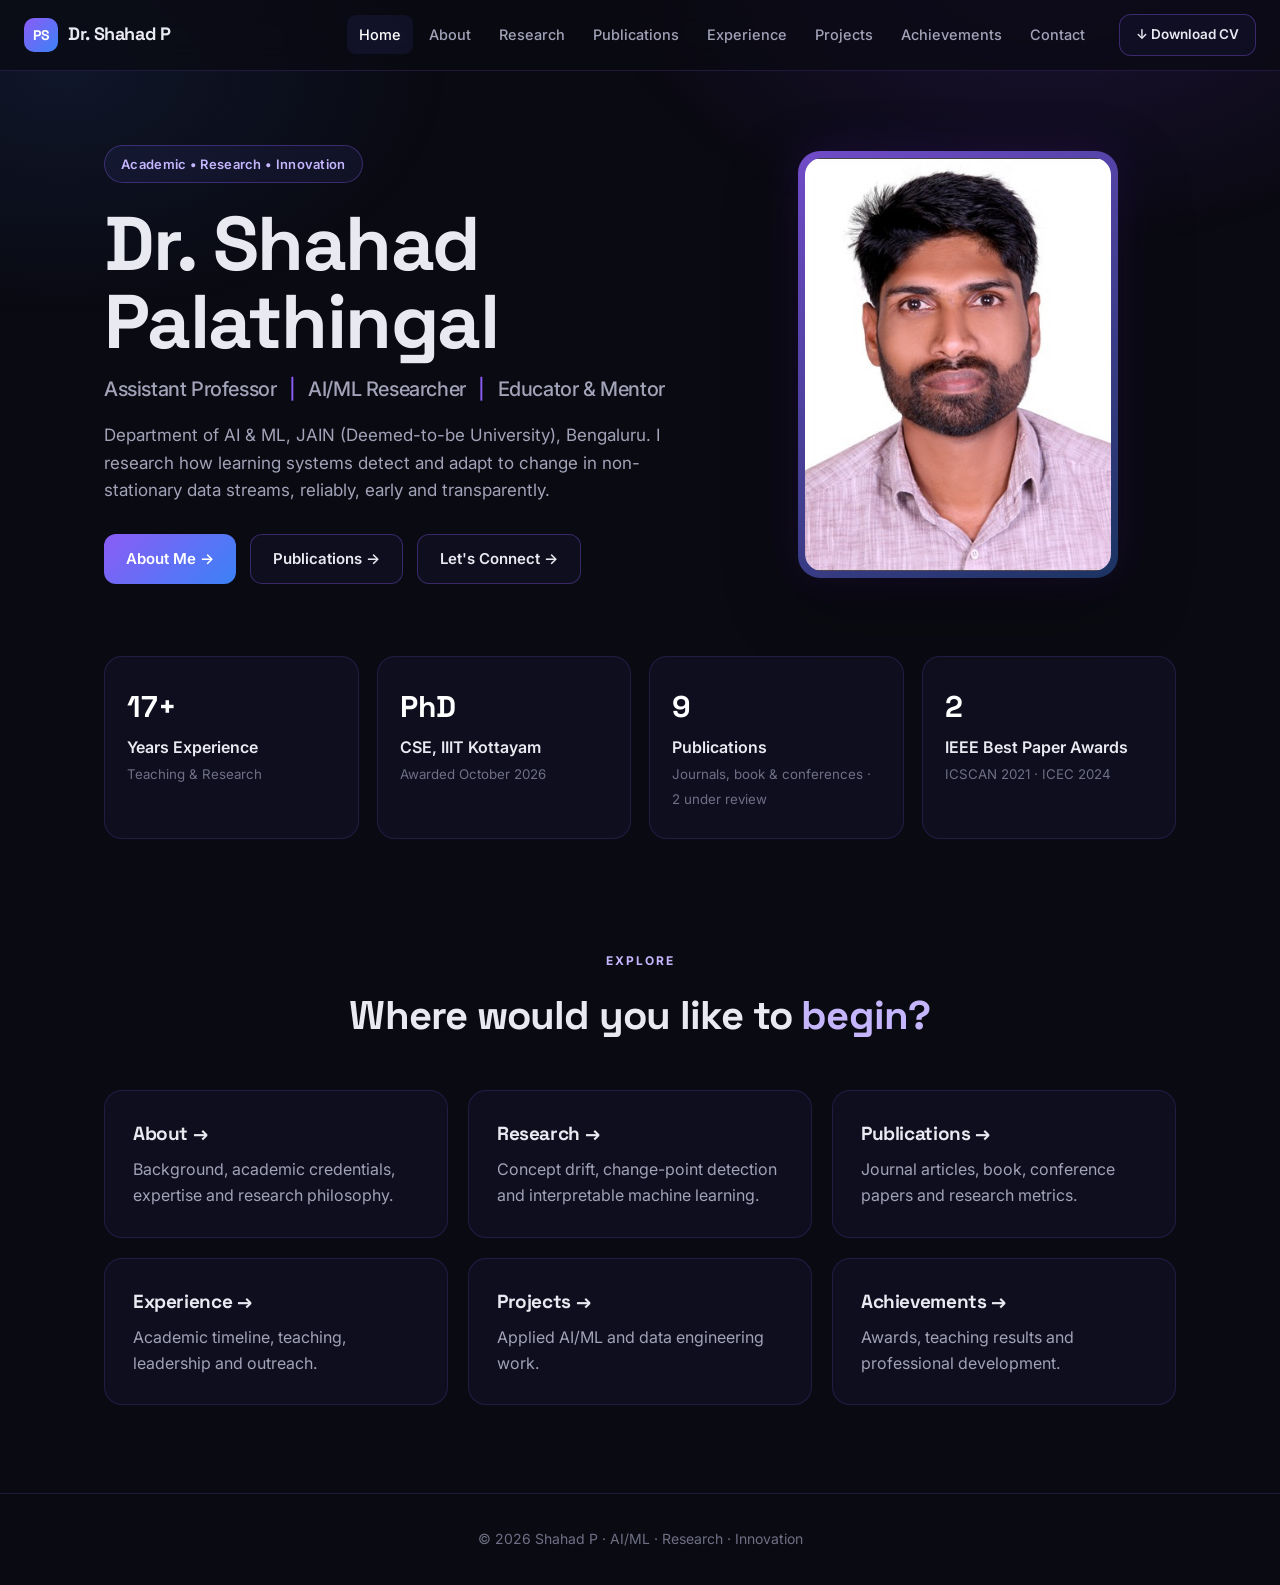
<file: index.html>
<!DOCTYPE html>
<html lang="en">
<head>
  <meta charset="UTF-8" />
  <meta name="viewport" content="width=device-width, initial-scale=1.0" />
  <meta name="description" content="Dr. Shahad Palathingal — Assistant Professor (AI & ML), JAIN University, Bengaluru. Research on adaptive learning, concept drift and change detection in non-stationary data streams." />
  <title>Dr. Shahad Palathingal | Assistant Professor | AI/ML Researcher</title>
  <link rel="preconnect" href="https://fonts.googleapis.com" />
  <link rel="preconnect" href="https://fonts.gstatic.com" crossorigin />
  <link href="https://fonts.googleapis.com/css2?family=Inter:wght@400;500;600;700;800&family=Space+Grotesk:wght@500;600;700&display=swap" rel="stylesheet" />
  <link rel="stylesheet" href="styles.css" />
</head>
<body>

  <!-- ================= NAVIGATION ================= -->
  <header class="nav">
    <a class="brand" href="index.html"><span>PS</span> Dr. Shahad P</a>
    <button class="menu" aria-label="Open menu" aria-expanded="false">☰</button>
    <nav>
      <a class="active" href="index.html">Home</a>
      <a href="about.html">About</a>
      <a href="research.html">Research</a>
      <a href="publications.html">Publications</a>
      <a href="experience.html">Experience</a>
      <a href="projects.html">Projects</a>
      <a href="achievements.html">Achievements</a>
      <a href="contact.html">Contact</a>
    </nav>
    <a class="btn small" href="CV.pdf" download>↓ Download CV</a>
  </header>

  <main class="wrap">

    <!-- ================= HERO ================= -->
    <section class="hero">
      <div class="hero-copy">
        <span class="eyebrow">Academic • Research • Innovation</span>
        <h1>Dr. Shahad Palathingal</h1>
        <h2>Assistant Professor <span>|</span> AI/ML Researcher <span>|</span> Educator &amp; Mentor</h2>
        <p class="tagline">Department of AI &amp; ML, JAIN (Deemed-to-be University), Bengaluru. I research how learning systems detect and adapt to change in non-stationary data streams, reliably, early and transparently.</p>
        <div class="btn-row" style="display:flex; gap:14px; margin-top:30px; flex-wrap:wrap;">
          <a class="btn primary" href="about.html">About Me →</a>
          <a class="btn" href="publications.html">Publications →</a>
          <a class="btn" href="contact.html">Let's Connect →</a>
        </div>
      </div>
      <div class="hero-photo">
        <div class="photo-frame">
          <img src="Sha.jpeg" alt="Dr. Shahad Palathingal"
               onerror="this.style.display='none'; this.parentNode.insertAdjacentHTML('beforeend','<div class=&quot;photo-fallback&quot;>PS</div>');" />
        </div>
      </div>
    </section>

    <!-- ================= STATS ================= -->
    <section class="stats">
      <div class="stat"><strong>17+</strong><span>Years Experience</span><small>Teaching &amp; Research</small></div>
      <div class="stat"><strong>PhD</strong><span>CSE, IIIT Kottayam</span><small>Awarded October 2026</small></div>
      <div class="stat"><strong>9</strong><span>Publications</span><small>Journals, book &amp; conferences · 2 under review</small></div>
      <div class="stat"><strong>2</strong><span>IEEE Best Paper Awards</span><small>ICSCAN 2021 · ICEC 2024</small></div>
    </section>

    <!-- ================= EXPLORE (links out) ================= -->
    <section class="section">
      <div class="section-title center">
        <span>EXPLORE</span>
        <h2>Where would you like to <em>begin?</em></h2>
      </div>
      <div class="grid-3">
        <a class="card" href="about.html">
          <h3>About →</h3>
          <p>Background, academic credentials, expertise and research philosophy.</p>
        </a>
        <a class="card" href="research.html">
          <h3>Research →</h3>
          <p>Concept drift, change-point detection and interpretable machine learning.</p>
        </a>
        <a class="card" href="publications.html">
          <h3>Publications →</h3>
          <p>Journal articles, book, conference papers and research metrics.</p>
        </a>
        <a class="card" href="experience.html">
          <h3>Experience →</h3>
          <p>Academic timeline, teaching, leadership and outreach.</p>
        </a>
        <a class="card" href="projects.html">
          <h3>Projects →</h3>
          <p>Applied AI/ML and data engineering work.</p>
        </a>
        <a class="card" href="achievements.html">
          <h3>Achievements →</h3>
          <p>Awards, teaching results and professional development.</p>
        </a>
      </div>
    </section>

  </main>

  <footer>© 2026 Shahad P · AI/ML · Research · Innovation</footer>
  <script src="script.js"></script>
</body>
</html>
</file>
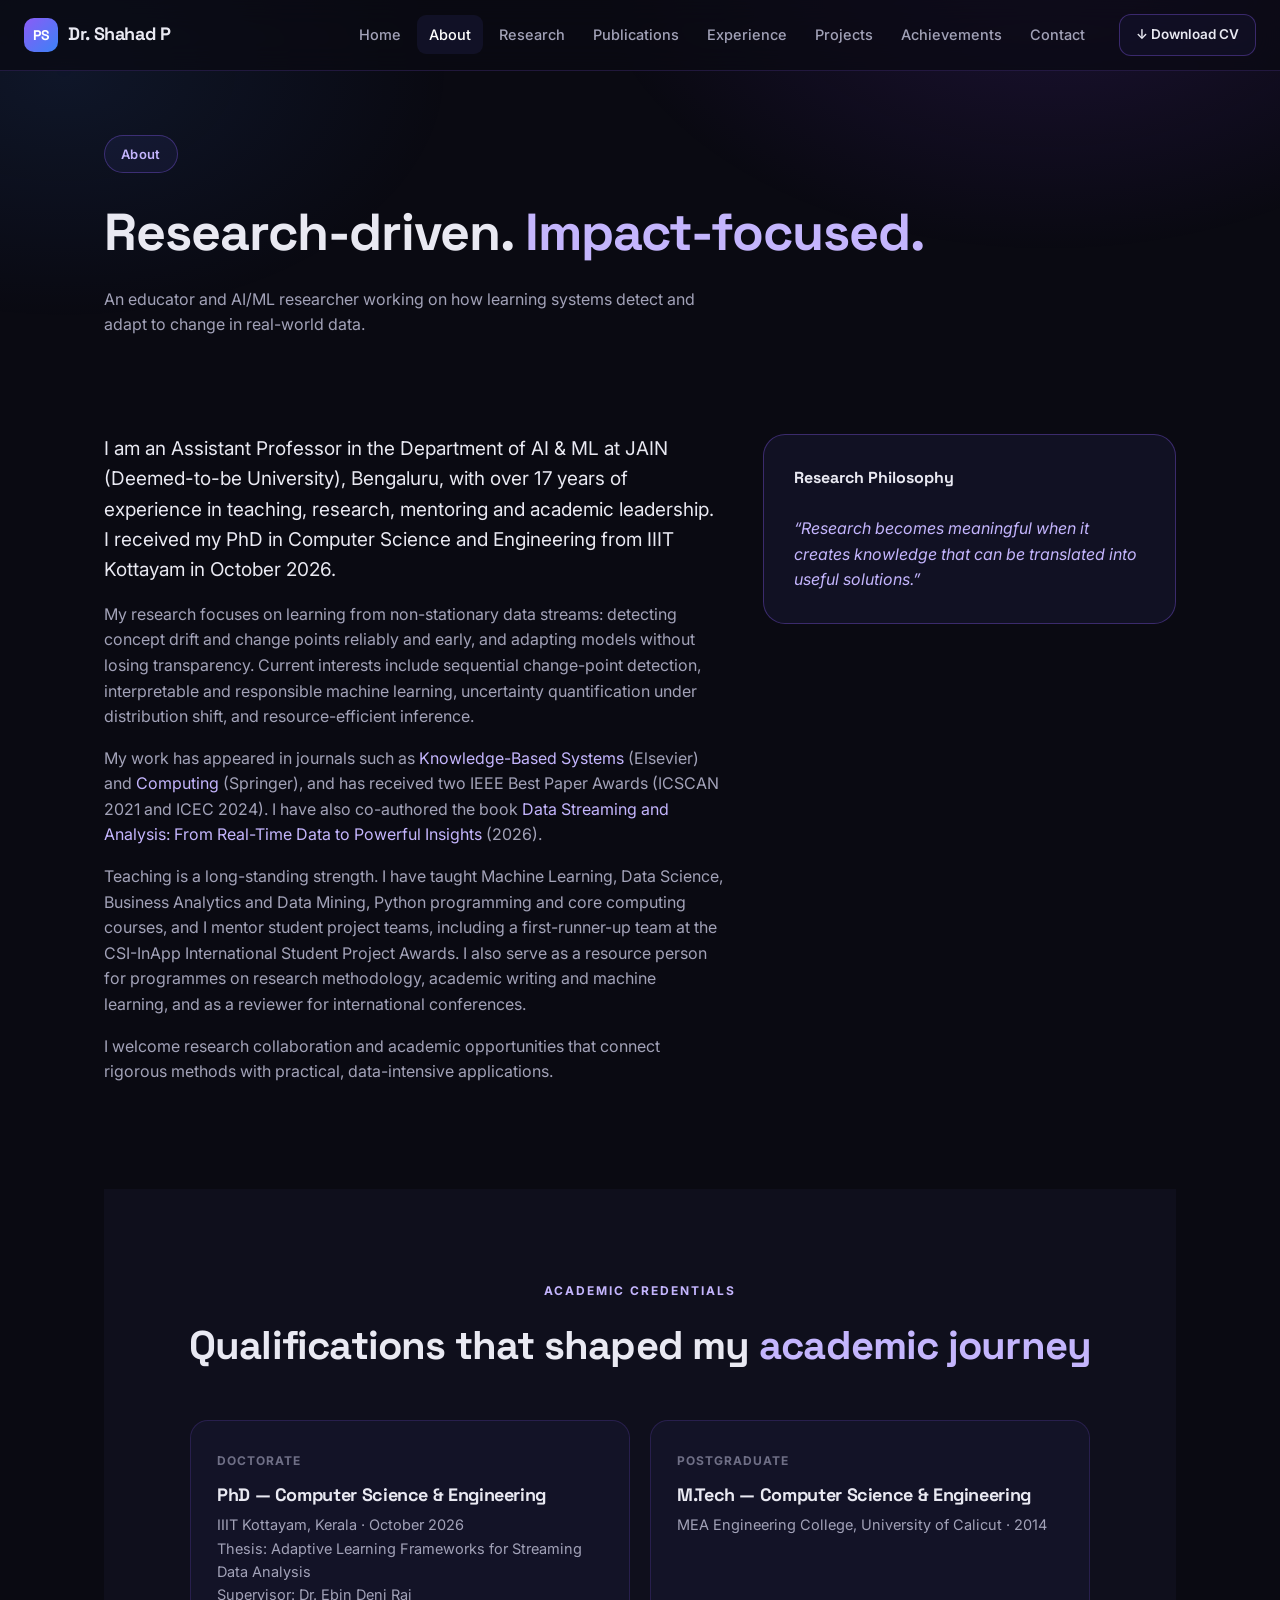
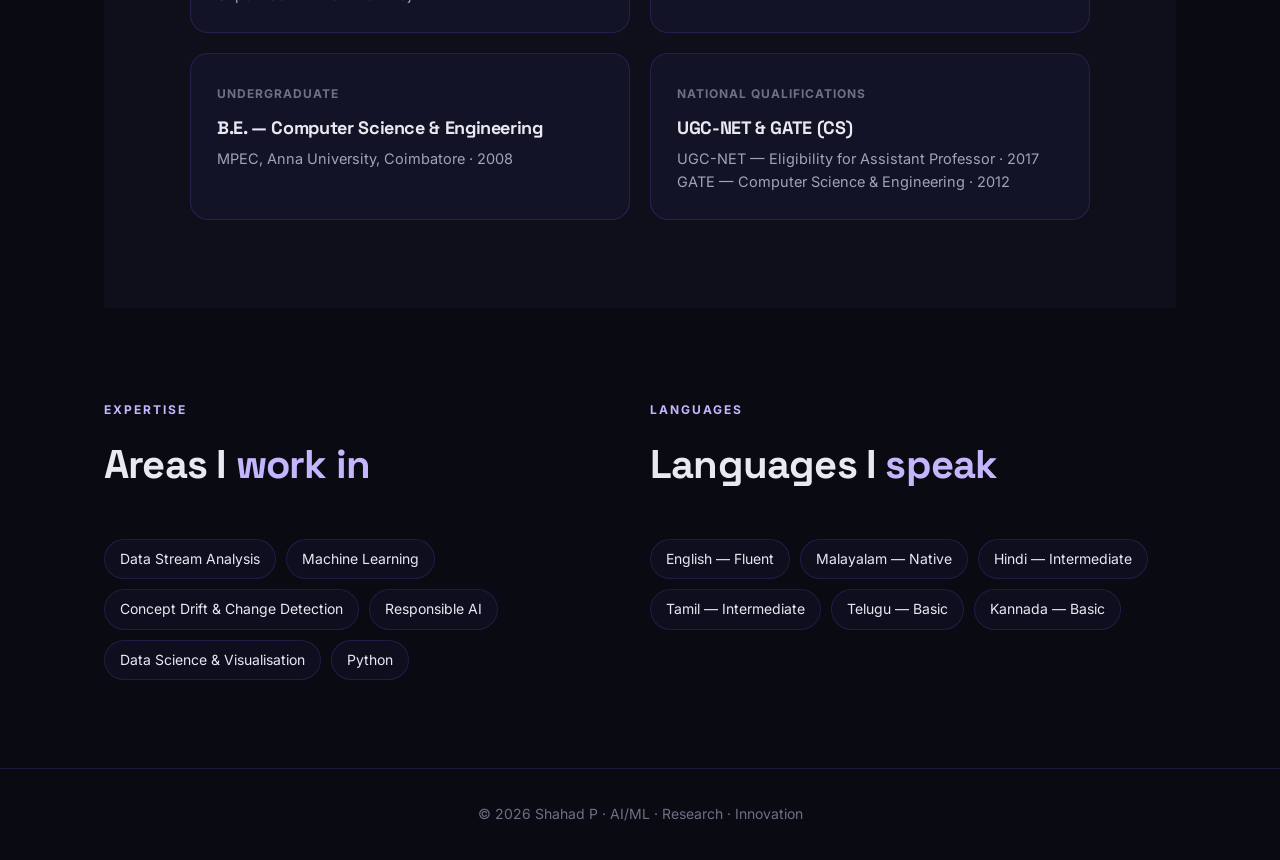
<file: about.html>
<!DOCTYPE html>
<html lang="en">
<head>
  <meta charset="UTF-8" />
  <meta name="viewport" content="width=device-width, initial-scale=1.0" />
  <meta name="description" content="About Dr. Shahad Palathingal — Assistant Professor and AI/ML researcher working on adaptive learning from non-stationary data streams." />
  <title>About | Dr. Shahad Palathingal</title>
  <link rel="preconnect" href="https://fonts.googleapis.com" />
  <link rel="preconnect" href="https://fonts.gstatic.com" crossorigin />
  <link href="https://fonts.googleapis.com/css2?family=Inter:wght@400;500;600;700;800&family=Space+Grotesk:wght@500;600;700&display=swap" rel="stylesheet" />
  <link rel="stylesheet" href="styles.css" />
</head>
<body>

  <header class="nav">
    <a class="brand" href="index.html"><span>PS</span> Dr. Shahad P</a>
    <button class="menu" aria-label="Open menu" aria-expanded="false">☰</button>
    <nav>
      <a href="index.html">Home</a>
      <a class="active" href="about.html">About</a>
      <a href="research.html">Research</a>
      <a href="publications.html">Publications</a>
      <a href="experience.html">Experience</a>
      <a href="projects.html">Projects</a>
      <a href="achievements.html">Achievements</a>
      <a href="contact.html">Contact</a>
    </nav>
    <a class="btn small" href="CV.pdf" download>↓ Download CV</a>
  </header>

  <main class="wrap">

    <section class="page-head">
      <span class="eyebrow">About</span>
      <h1>Research-driven. <em>Impact-focused.</em></h1>
      <p>An educator and AI/ML researcher working on how learning systems detect and adapt to change in real-world data.</p>
    </section>

    <section class="section">
      <div class="about-grid">
        <div>
          <p class="lead">I am an Assistant Professor in the Department of AI &amp; ML at JAIN (Deemed-to-be University), Bengaluru, with over 17 years of experience in teaching, research, mentoring and academic leadership. I received my PhD in Computer Science and Engineering from IIIT Kottayam in October 2026.</p>
          <p>My research focuses on learning from non-stationary data streams: detecting concept drift and change points reliably and early, and adapting models without losing transparency. Current interests include sequential change-point detection, interpretable and responsible machine learning, uncertainty quantification under distribution shift, and resource-efficient inference.</p>
          <p>My work has appeared in journals such as <em>Knowledge-Based Systems</em> (Elsevier) and <em>Computing</em> (Springer), and has received two IEEE Best Paper Awards (ICSCAN 2021 and ICEC 2024). I have also co-authored the book <em>Data Streaming and Analysis: From Real-Time Data to Powerful Insights</em> (2026).</p>
          <p>Teaching is a long-standing strength. I have taught Machine Learning, Data Science, Business Analytics and Data Mining, Python programming and core computing courses, and I mentor student project teams, including a first-runner-up team at the CSI-InApp International Student Project Awards. I also serve as a resource person for programmes on research methodology, academic writing and machine learning, and as a reviewer for international conferences.</p>
          <p>I welcome research collaboration and academic opportunities that connect rigorous methods with practical, data-intensive applications.</p>
        </div>
        <div class="quote-card">
          <strong>Research Philosophy</strong><br /><br />
          “Research becomes meaningful when it creates knowledge that can be translated into useful solutions.”
        </div>
      </div>
    </section>

    <!-- ACADEMIC CREDENTIALS -->
    <section class="section light">
      <div class="wrap" style="padding:0;">
        <div class="section-title center">
          <span>ACADEMIC CREDENTIALS</span>
          <h2>Qualifications that shaped my <em>academic journey</em></h2>
        </div>
        <div class="grid-2" style="max-width:900px; margin:0 auto;">
          <div class="tile">
            <span class="kicker">DOCTORATE</span>
            <h3>PhD — Computer Science &amp; Engineering</h3>
            <p>IIIT Kottayam, Kerala · October 2026<br />Thesis: Adaptive Learning Frameworks for Streaming Data Analysis<br />Supervisor: Dr. Ebin Deni Raj</p>
          </div>
          <div class="tile">
            <span class="kicker">POSTGRADUATE</span>
            <h3>M.Tech — Computer Science &amp; Engineering</h3>
            <p>MEA Engineering College, University of Calicut · 2014</p>
          </div>
          <div class="tile">
            <span class="kicker">UNDERGRADUATE</span>
            <h3>B.E. — Computer Science &amp; Engineering</h3>
            <p>MPEC, Anna University, Coimbatore · 2008</p>
          </div>
          <div class="tile">
            <span class="kicker">NATIONAL QUALIFICATIONS</span>
            <h3>UGC-NET &amp; GATE (CS)</h3>
            <p>UGC-NET — Eligibility for Assistant Professor · 2017<br />GATE — Computer Science &amp; Engineering · 2012</p>
          </div>
        </div>
      </div>
    </section>

    <!-- SKILLS + LANGUAGES -->
    <section class="section">
      <div class="grid-2">
        <div>
          <div class="section-title"><span>EXPERTISE</span><h2>Areas I <em>work in</em></h2></div>
          <div class="chips">
            <span class="chip">Data Stream Analysis</span>
            <span class="chip">Machine Learning</span>
            <span class="chip">Concept Drift &amp; Change Detection</span>
            <span class="chip">Responsible AI</span>
            <span class="chip">Data Science &amp; Visualisation</span>
            <span class="chip">Python</span>
          </div>
        </div>
        <div>
          <div class="section-title"><span>LANGUAGES</span><h2>Languages I <em>speak</em></h2></div>
          <div class="chips">
            <span class="chip">English — Fluent</span>
            <span class="chip">Malayalam — Native</span>
            <span class="chip">Hindi — Intermediate</span>
            <span class="chip">Tamil — Intermediate</span>
            <span class="chip">Telugu — Basic</span>
            <span class="chip">Kannada — Basic</span>
          </div>
        </div>
      </div>
    </section>

  </main>

  <footer>© 2026 Shahad P · AI/ML · Research · Innovation</footer>
  <script src="script.js"></script>
</body>
</html>
</file>
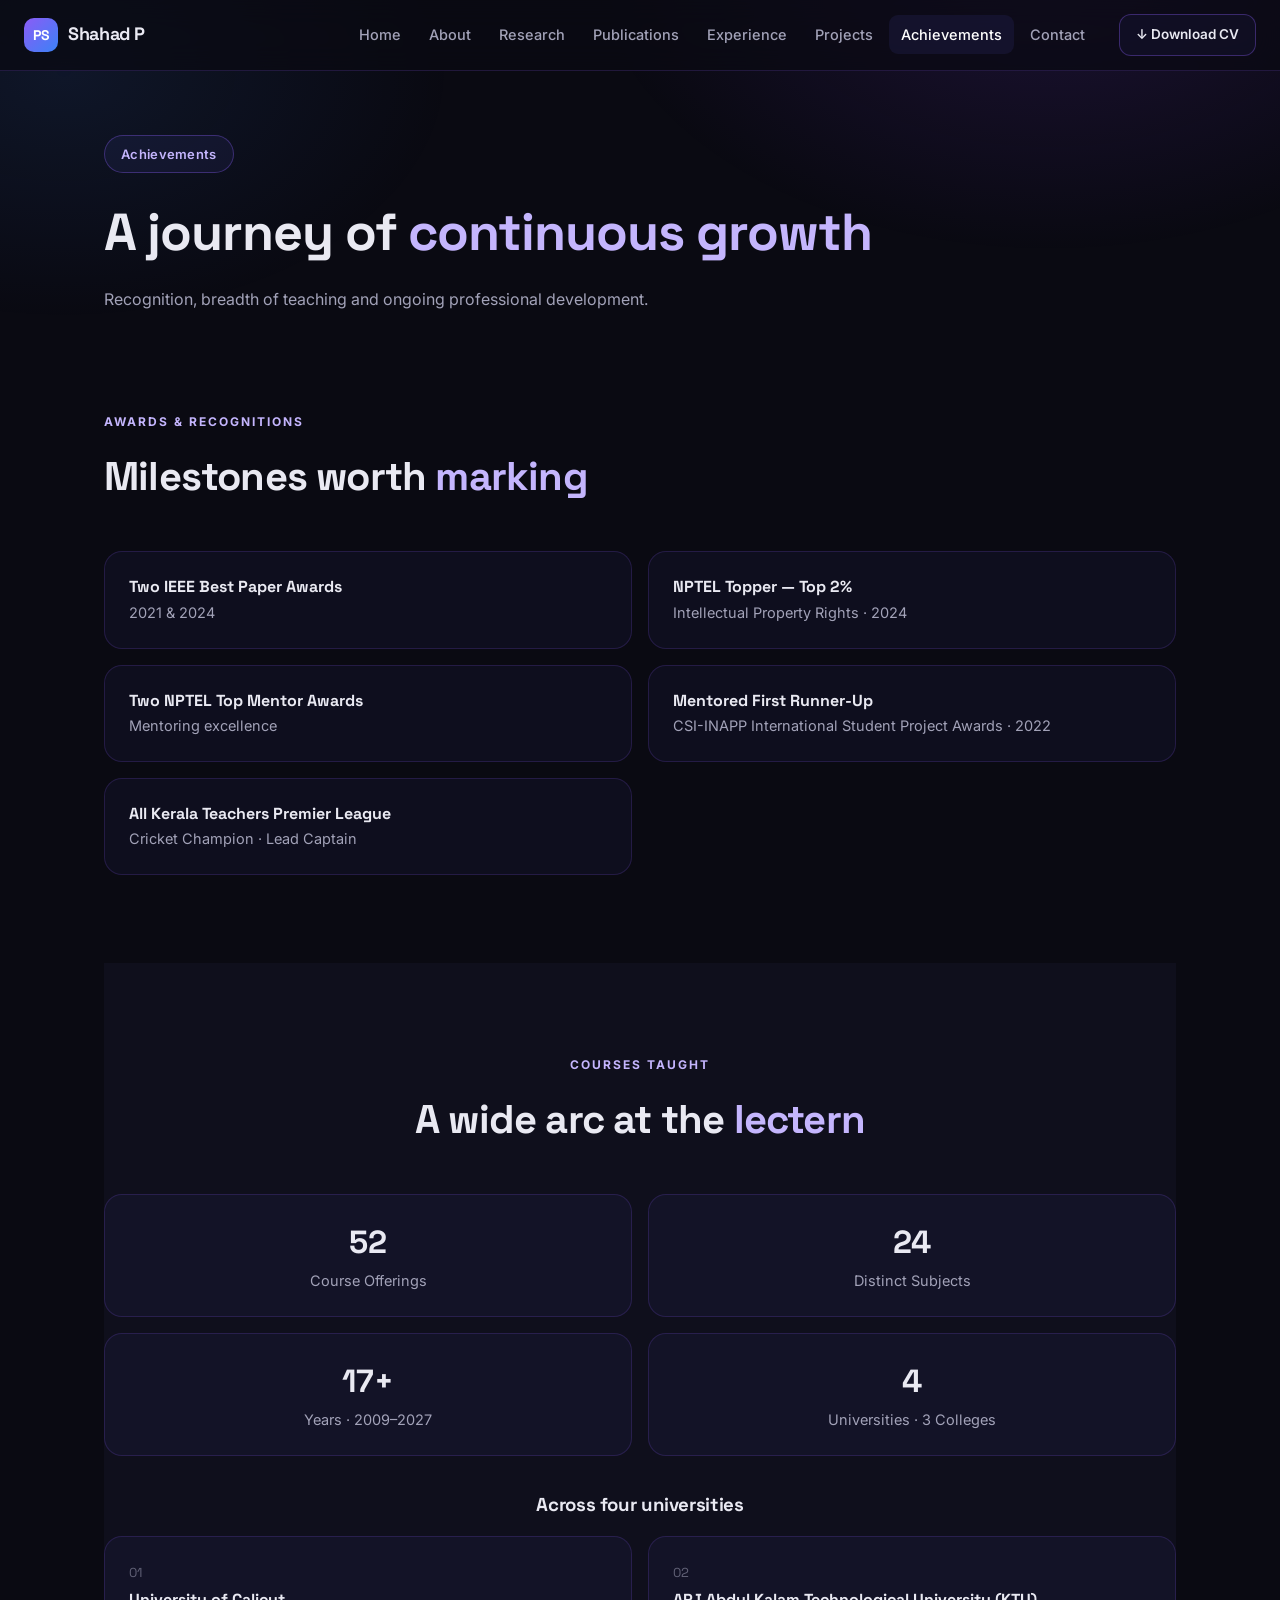
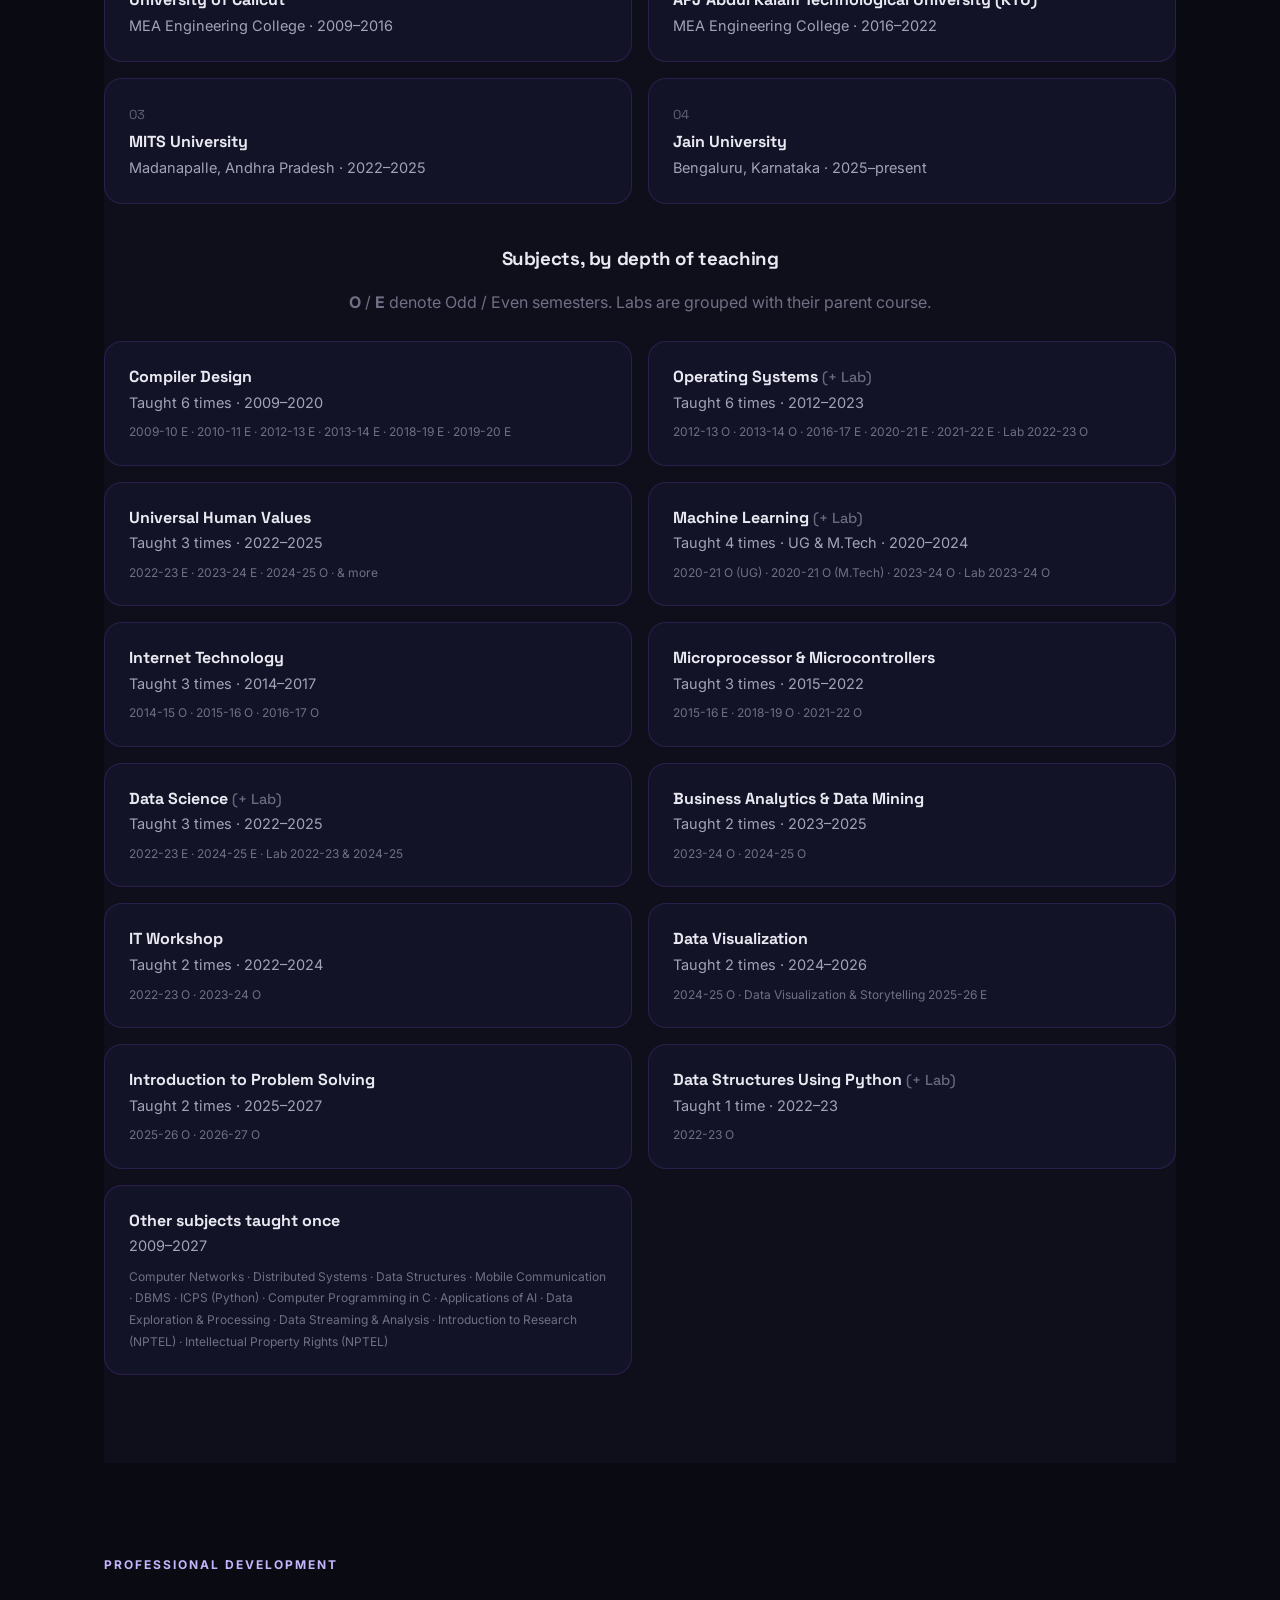
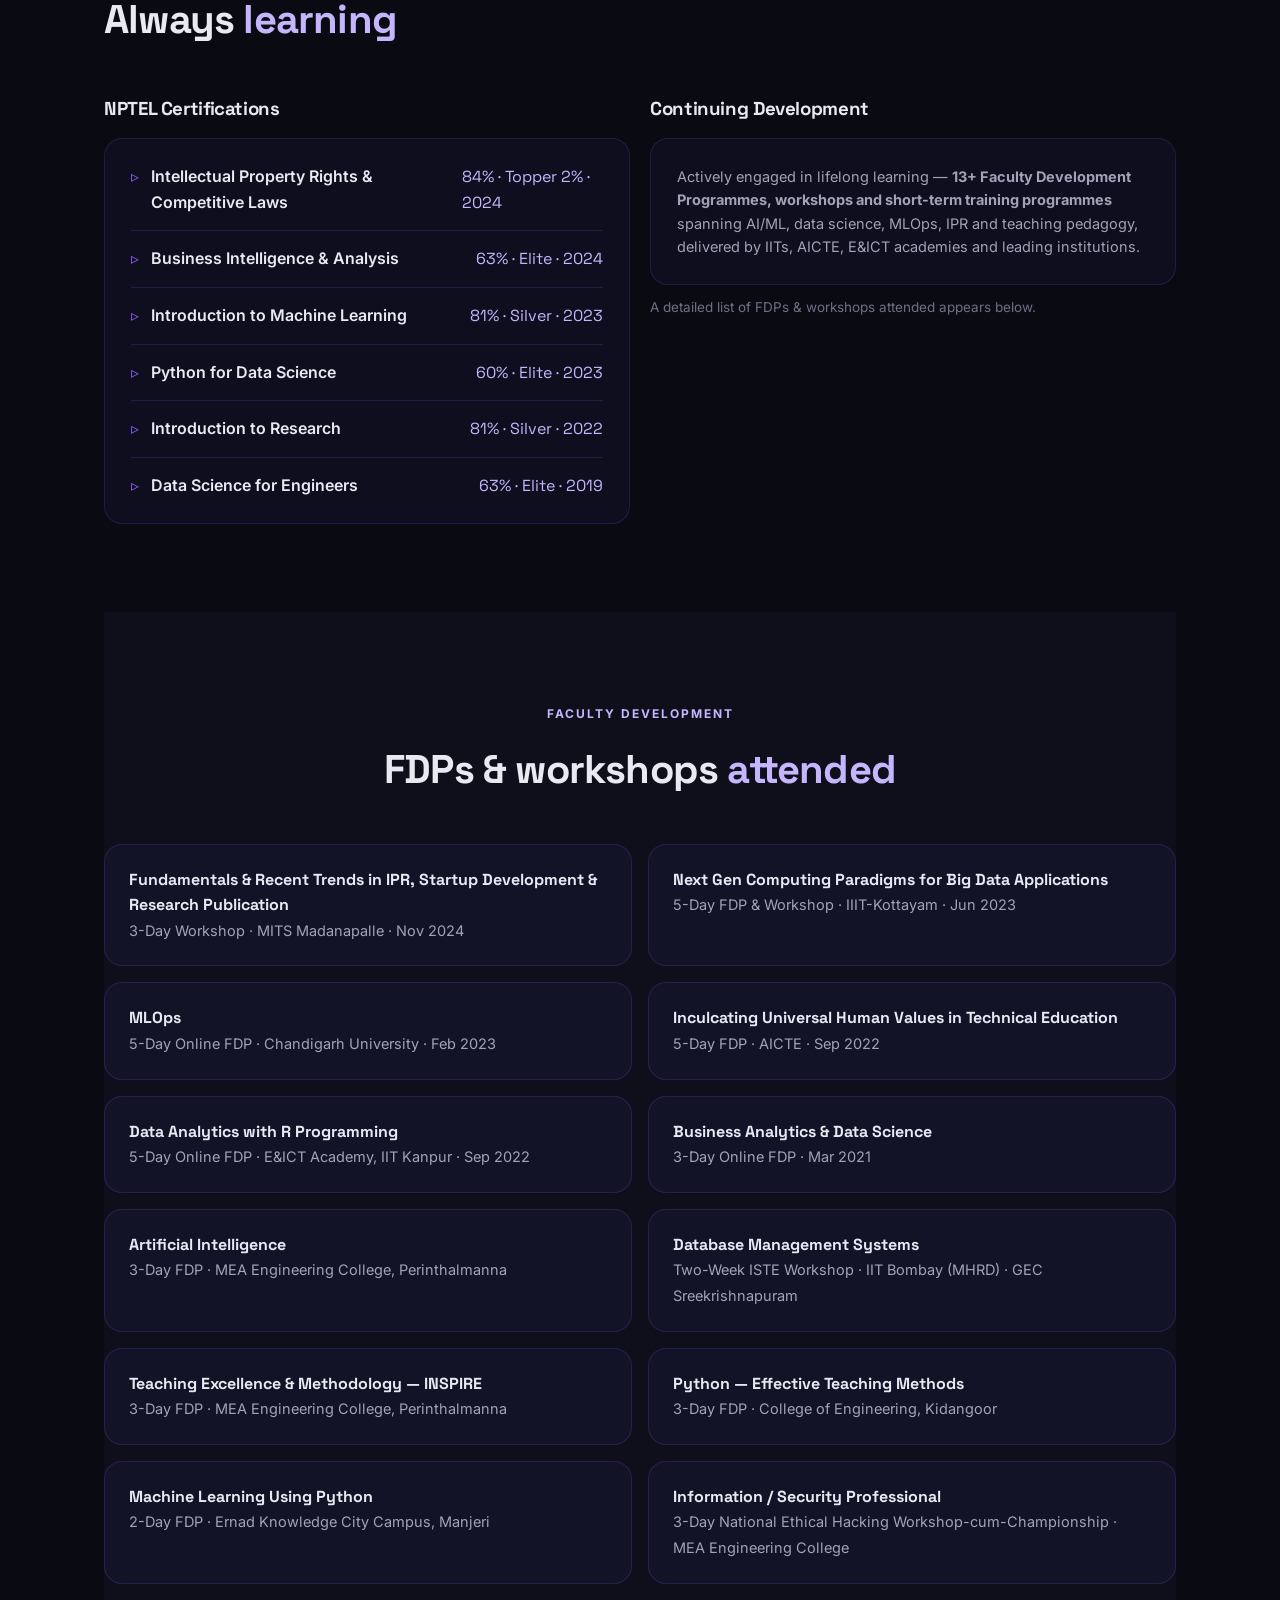
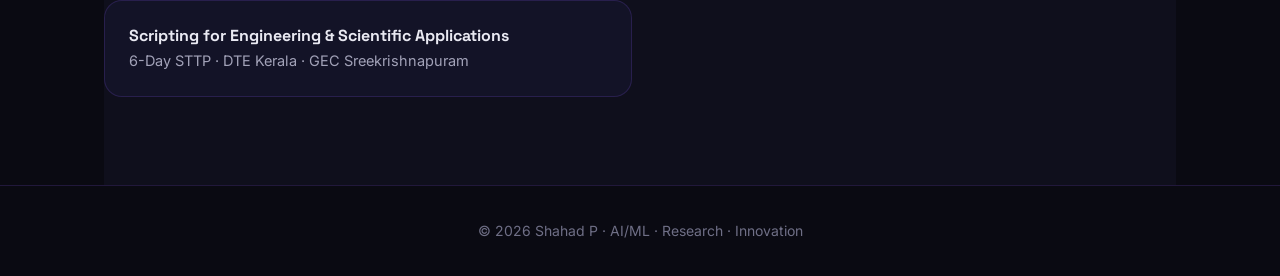
<file: achievements.html>
<!DOCTYPE html>
<html lang="en">
<head>
  <meta charset="UTF-8" />
  <meta name="viewport" content="width=device-width, initial-scale=1.0" />
  <meta name="description" content="Achievements of Shahad P — awards, courses taught, and professional development." />
  <title>Achievements | Shahad P</title>
  <link rel="preconnect" href="https://fonts.googleapis.com" />
  <link rel="preconnect" href="https://fonts.gstatic.com" crossorigin />
  <link href="https://fonts.googleapis.com/css2?family=Inter:wght@400;500;600;700;800&family=Space+Grotesk:wght@500;600;700&display=swap" rel="stylesheet" />
  <link rel="stylesheet" href="styles.css" />
</head>
<body>

  <header class="nav">
    <a class="brand" href="index.html"><span>PS</span> Shahad P</a>
    <button class="menu" aria-label="Open menu" aria-expanded="false">☰</button>
    <nav>
      <a href="index.html">Home</a>
      <a href="about.html">About</a>
      <a href="research.html">Research</a>
      <a href="publications.html">Publications</a>
      <a href="experience.html">Experience</a>
      <a href="projects.html">Projects</a>
      <a class="active" href="achievements.html">Achievements</a>
      <a href="contact.html">Contact</a>
    </nav>
    <a class="btn small" href="CV.pdf" download>↓ Download CV</a>
  </header>

  <main class="wrap">

    <section class="page-head">
      <span class="eyebrow">Achievements</span>
      <h1>A journey of <em>continuous growth</em></h1>
      <p>Recognition, breadth of teaching and ongoing professional development.</p>
    </section>

    <!-- AWARDS -->
    <section class="section">
      <div class="section-title"><span>AWARDS &amp; RECOGNITIONS</span><h2>Milestones worth <em>marking</em></h2></div>
      <div class="award-grid">
        <div class="award"><strong>Two IEEE Best Paper Awards</strong><span>2021 &amp; 2024</span></div>
        <div class="award"><strong>NPTEL Topper — Top 2%</strong><span>Intellectual Property Rights · 2024</span></div>
        <div class="award"><strong>Two NPTEL Top Mentor Awards</strong><span>Mentoring excellence</span></div>
        <div class="award"><strong>Mentored First Runner-Up</strong><span>CSI-INAPP International Student Project Awards · 2022</span></div>
        <div class="award"><strong>All Kerala Teachers Premier League</strong><span>Cricket Champion · Lead Captain</span></div>
      </div>
    </section>

    <!-- COURSES TAUGHT -->
    <section class="section light">
      <div class="wrap" style="padding:0;">
        <div class="section-title center"><span>COURSES TAUGHT</span><h2>A wide arc at the <em>lectern</em></h2></div>

        <!-- Stat strip -->
        <div class="award-grid" style="margin-bottom:34px;">
          <div class="award" style="text-align:center;"><strong style="font-size:32px; font-family:var(--display);">52</strong><span>Course Offerings</span></div>
          <div class="award" style="text-align:center;"><strong style="font-size:32px; font-family:var(--display);">24</strong><span>Distinct Subjects</span></div>
          <div class="award" style="text-align:center;"><strong style="font-size:32px; font-family:var(--display);">17+</strong><span>Years · 2009–2027</span></div>
          <div class="award" style="text-align:center;"><strong style="font-size:32px; font-family:var(--display);">4</strong><span>Universities · 3 Colleges</span></div>
        </div>

        <!-- University journey -->
        <h3 style="text-align:center; margin:0 0 16px; font-family:var(--display);">Across four universities</h3>
        <div class="award-grid" style="margin-bottom:40px;">
          <div class="award">
            <span style="display:inline-block; font-family:var(--display); font-size:13px; opacity:.55; margin-bottom:4px;">01</span>
            <strong>University of Calicut</strong>
            <span>MEA Engineering College · 2009–2016</span>
          </div>
          <div class="award">
            <span style="display:inline-block; font-family:var(--display); font-size:13px; opacity:.55; margin-bottom:4px;">02</span>
            <strong>APJ Abdul Kalam Technological University (KTU)</strong>
            <span>MEA Engineering College · 2016–2022</span>
          </div>
          <div class="award">
            <span style="display:inline-block; font-family:var(--display); font-size:13px; opacity:.55; margin-bottom:4px;">03</span>
            <strong>MITS University</strong>
            <span>Madanapalle, Andhra Pradesh · 2022–2025</span>
          </div>
          <div class="award">
            <span style="display:inline-block; font-family:var(--display); font-size:13px; opacity:.55; margin-bottom:4px;">04</span>
            <strong>Jain University</strong>
            <span>Bengaluru, Karnataka · 2025–present</span>
          </div>
        </div>

        <!-- Subjects by frequency -->
        <h3 style="text-align:center; margin:0 0 16px; font-family:var(--display);">Subjects, by depth of teaching</h3>
        <p style="color:var(--faint); max-width:600px; margin:0 auto 26px; text-align:center;">
          <b>O</b> / <b>E</b> denote Odd / Even semesters. Labs are grouped with their parent course.
        </p>
        <div class="award-grid">

          <div class="award">
            <strong>Compiler Design</strong>
            <span>Taught 6 times · 2009–2020</span>
            <small style="display:block; margin-top:7px; font-size:12px; color:var(--faint); line-height:1.7;">2009-10 E · 2010-11 E · 2012-13 E · 2013-14 E · 2018-19 E · 2019-20 E</small>
          </div>

          <div class="award">
            <strong>Operating Systems <span style="font-weight:500; opacity:.6;">(+ Lab)</span></strong>
            <span>Taught 6 times · 2012–2023</span>
            <small style="display:block; margin-top:7px; font-size:12px; color:var(--faint); line-height:1.7;">2012-13 O · 2013-14 O · 2016-17 E · 2020-21 E · 2021-22 E · Lab 2022-23 O</small>
          </div>

          <div class="award">
            <strong>Universal Human Values</strong>
            <span>Taught 3 times · 2022–2025</span>
            <small style="display:block; margin-top:7px; font-size:12px; color:var(--faint); line-height:1.7;">2022-23 E · 2023-24 E · 2024-25 O · &amp; more</small>
          </div>

          <div class="award">
            <strong>Machine Learning <span style="font-weight:500; opacity:.6;">(+ Lab)</span></strong>
            <span>Taught 4 times · UG &amp; M.Tech · 2020–2024</span>
            <small style="display:block; margin-top:7px; font-size:12px; color:var(--faint); line-height:1.7;">2020-21 O (UG) · 2020-21 O (M.Tech) · 2023-24 O · Lab 2023-24 O</small>
          </div>

          <div class="award">
            <strong>Internet Technology</strong>
            <span>Taught 3 times · 2014–2017</span>
            <small style="display:block; margin-top:7px; font-size:12px; color:var(--faint); line-height:1.7;">2014-15 O · 2015-16 O · 2016-17 O</small>
          </div>

          <div class="award">
            <strong>Microprocessor &amp; Microcontrollers</strong>
            <span>Taught 3 times · 2015–2022</span>
            <small style="display:block; margin-top:7px; font-size:12px; color:var(--faint); line-height:1.7;">2015-16 E · 2018-19 O · 2021-22 O</small>
          </div>

          <div class="award">
            <strong>Data Science <span style="font-weight:500; opacity:.6;">(+ Lab)</span></strong>
            <span>Taught 3 times · 2022–2025</span>
            <small style="display:block; margin-top:7px; font-size:12px; color:var(--faint); line-height:1.7;">2022-23 E · 2024-25 E · Lab 2022-23 &amp; 2024-25</small>
          </div>

          <div class="award">
            <strong>Business Analytics &amp; Data Mining</strong>
            <span>Taught 2 times · 2023–2025</span>
            <small style="display:block; margin-top:7px; font-size:12px; color:var(--faint); line-height:1.7;">2023-24 O · 2024-25 O</small>
          </div>

          <div class="award">
            <strong>IT Workshop</strong>
            <span>Taught 2 times · 2022–2024</span>
            <small style="display:block; margin-top:7px; font-size:12px; color:var(--faint); line-height:1.7;">2022-23 O · 2023-24 O</small>
          </div>

          <div class="award">
            <strong>Data Visualization</strong>
            <span>Taught 2 times · 2024–2026</span>
            <small style="display:block; margin-top:7px; font-size:12px; color:var(--faint); line-height:1.7;">2024-25 O · Data Visualization &amp; Storytelling 2025-26 E</small>
          </div>

          <div class="award">
            <strong>Introduction to Problem Solving</strong>
            <span>Taught 2 times · 2025–2027</span>
            <small style="display:block; margin-top:7px; font-size:12px; color:var(--faint); line-height:1.7;">2025-26 O · 2026-27 O</small>
          </div>

          <div class="award">
            <strong>Data Structures Using Python <span style="font-weight:500; opacity:.6;">(+ Lab)</span></strong>
            <span>Taught 1 time · 2022–23</span>
            <small style="display:block; margin-top:7px; font-size:12px; color:var(--faint); line-height:1.7;">2022-23 O</small>
          </div>

          <div class="award">
            <strong>Other subjects taught once</strong>
            <span>2009–2027</span>
            <small style="display:block; margin-top:7px; font-size:12px; color:var(--faint); line-height:1.8;">Computer Networks · Distributed Systems · Data Structures · Mobile Communication · DBMS · ICPS (Python) · Computer Programming in C · Applications of AI · Data Exploration &amp; Processing · Data Streaming &amp; Analysis · Introduction to Research (NPTEL) · Intellectual Property Rights (NPTEL)</small>
          </div>

        </div>
      </div>
    </section>

    <!-- PROFESSIONAL DEVELOPMENT -->
    <section class="section">
      <div class="section-title"><span>PROFESSIONAL DEVELOPMENT</span><h2>Always <em>learning</em></h2></div>
      <div class="grid-2">
        <div>
          <h3 style="margin-bottom:14px; font-family:var(--display);">NPTEL Certifications</h3>
          <ul class="list-block">
            <li><b>Intellectual Property Rights &amp; Competitive Laws</b><span class="pct">84% · Topper 2% · 2024</span></li>
            <li><b>Business Intelligence &amp; Analysis</b><span class="pct">63% · Elite · 2024</span></li>
            <li><b>Introduction to Machine Learning</b><span class="pct">81% · Silver · 2023</span></li>
            <li><b>Python for Data Science</b><span class="pct">60% · Elite · 2023</span></li>
            <li><b>Introduction to Research</b><span class="pct">81% · Silver · 2022</span></li>
            <li><b>Data Science for Engineers</b><span class="pct">63% · Elite · 2019</span></li>
          </ul>
        </div>
        <div>
          <h3 style="margin-bottom:14px; font-family:var(--display);">Continuing Development</h3>
          <div class="tile">
            <p>Actively engaged in lifelong learning — <b>13+ Faculty Development Programmes, workshops and short-term training programmes</b> spanning AI/ML, data science, MLOps, IPR and teaching pedagogy, delivered by IITs, AICTE, E&amp;ICT academies and leading institutions.</p>
          </div>
          <p style="color:var(--faint); font-size:13.5px; margin-top:12px;">A detailed list of FDPs &amp; workshops attended appears below.</p>
        </div>
      </div>
    </section>

    <!-- FDPs & WORKSHOPS ATTENDED -->
    <section class="section light">
      <div class="wrap" style="padding:0;">
        <div class="section-title center"><span>FACULTY DEVELOPMENT</span><h2>FDPs &amp; workshops <em>attended</em></h2></div>
        <div class="award-grid">

          <div class="award">
            <strong>Fundamentals &amp; Recent Trends in IPR, Startup Development &amp; Research Publication</strong>
            <span>3-Day Workshop · MITS Madanapalle · Nov 2024</span>
          </div>

          <div class="award">
            <strong>Next Gen Computing Paradigms for Big Data Applications</strong>
            <span>5-Day FDP &amp; Workshop · IIIT-Kottayam · Jun 2023</span>
          </div>

          <div class="award">
            <strong>MLOps</strong>
            <span>5-Day Online FDP · Chandigarh University · Feb 2023</span>
          </div>

          <div class="award">
            <strong>Inculcating Universal Human Values in Technical Education</strong>
            <span>5-Day FDP · AICTE · Sep 2022</span>
          </div>

          <div class="award">
            <strong>Data Analytics with R Programming</strong>
            <span>5-Day Online FDP · E&amp;ICT Academy, IIT Kanpur · Sep 2022</span>
          </div>

          <div class="award">
            <strong>Business Analytics &amp; Data Science</strong>
            <span>3-Day Online FDP · Mar 2021</span>
          </div>

          <div class="award">
            <strong>Artificial Intelligence</strong>
            <span>3-Day FDP · MEA Engineering College, Perinthalmanna</span>
          </div>

          <div class="award">
            <strong>Database Management Systems</strong>
            <span>Two-Week ISTE Workshop · IIT Bombay (MHRD) · GEC Sreekrishnapuram</span>
          </div>

          <div class="award">
            <strong>Teaching Excellence &amp; Methodology — INSPIRE</strong>
            <span>3-Day FDP · MEA Engineering College, Perinthalmanna</span>
          </div>

          <div class="award">
            <strong>Python — Effective Teaching Methods</strong>
            <span>3-Day FDP · College of Engineering, Kidangoor</span>
          </div>

          <div class="award">
            <strong>Machine Learning Using Python</strong>
            <span>2-Day FDP · Ernad Knowledge City Campus, Manjeri</span>
          </div>

          <div class="award">
            <strong>Information / Security Professional</strong>
            <span>3-Day National Ethical Hacking Workshop-cum-Championship · MEA Engineering College</span>
          </div>

          <div class="award">
            <strong>Scripting for Engineering &amp; Scientific Applications</strong>
            <span>6-Day STTP · DTE Kerala · GEC Sreekrishnapuram</span>
          </div>

        </div>
      </div>
    </section>

  </main>

  <footer>© 2026 Shahad P · AI/ML · Research · Innovation</footer>
  <script src="script.js"></script>
</body>
</html>
</file>
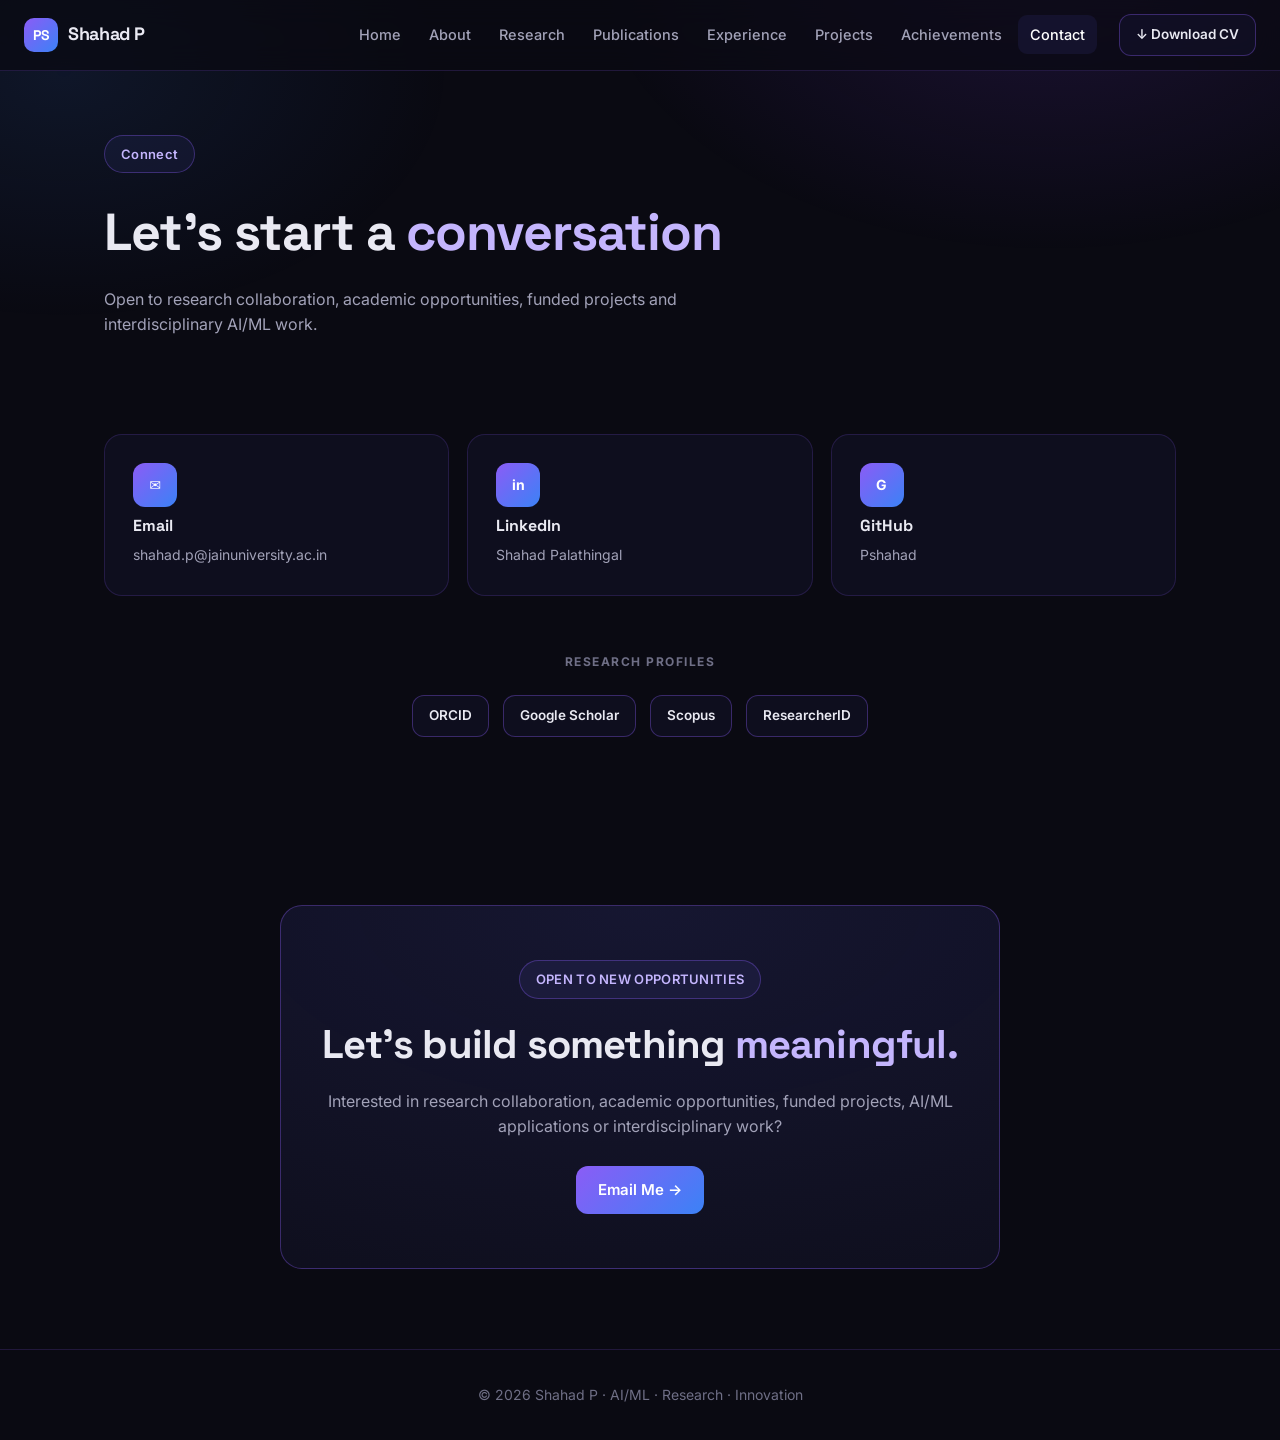
<file: contact.html>
<!DOCTYPE html>
<html lang="en">
<head>
  <meta charset="UTF-8" />
  <meta name="viewport" content="width=device-width, initial-scale=1.0" />
  <meta name="description" content="Contact Shahad P — email, LinkedIn, GitHub and research profiles." />
  <title>Contact | Shahad P</title>
  <link rel="preconnect" href="https://fonts.googleapis.com" />
  <link rel="preconnect" href="https://fonts.gstatic.com" crossorigin />
  <link href="https://fonts.googleapis.com/css2?family=Inter:wght@400;500;600;700;800&family=Space+Grotesk:wght@500;600;700&display=swap" rel="stylesheet" />
  <link rel="stylesheet" href="styles.css" />
</head>
<body>

  <header class="nav">
    <a class="brand" href="index.html"><span>PS</span> Shahad P</a>
    <button class="menu" aria-label="Open menu" aria-expanded="false">☰</button>
    <nav>
      <a href="index.html">Home</a>
      <a href="about.html">About</a>
      <a href="research.html">Research</a>
      <a href="publications.html">Publications</a>
      <a href="experience.html">Experience</a>
      <a href="projects.html">Projects</a>
      <a href="achievements.html">Achievements</a>
      <a class="active" href="contact.html">Contact</a>
    </nav>
    <a class="btn small" href="CV.pdf" download>↓ Download CV</a>
  </header>

  <main class="wrap">

    <section class="page-head">
      <span class="eyebrow">Connect</span>
      <h1>Let's start a <em>conversation</em></h1>
      <p>Open to research collaboration, academic opportunities, funded projects and interdisciplinary AI/ML work.</p>
    </section>

    <section class="section">
      <div class="contact-grid">
        <a href="mailto:shahad.p@jainuniversity.ac.in">
          <span class="ico">✉</span>
          <b>Email</b>
          <span>shahad.p@jainuniversity.ac.in</span>
        </a>
        <a href="https://www.linkedin.com/in/shahad-palathingal-b45b4b1b1/" target="_blank" rel="noopener noreferrer">
          <span class="ico">in</span>
          <b>LinkedIn</b>
          <span>Shahad Palathingal</span>
        </a>
        <a href="https://github.com/Pshahad" target="_blank" rel="noopener noreferrer">
          <span class="ico">G</span>
          <b>GitHub</b>
          <span>Pshahad</span>
        </a>
      </div>

      <!-- RESEARCH PROFILES -->
      <div class="profiles">
        <span class="kicker">RESEARCH PROFILES</span>
        <div class="row">
          <a class="btn small" href="https://orcid.org/0000-0001-9635-1953" target="_blank" rel="noopener noreferrer">ORCID</a>
          <a class="btn small" href="https://scholar.google.com/citations?user=PozRX4EAAAAJ" target="_blank" rel="noopener noreferrer">Google Scholar</a>
          <a class="btn small" href="https://www.scopus.com/authid/detail.uri?authorId=57272062400" target="_blank" rel="noopener noreferrer">Scopus</a>
          <a class="btn small" href="https://www.webofscience.com/wos/author/record/JTU-6729-2023" target="_blank" rel="noopener noreferrer">ResearcherID</a>
         </div>
      </div>
    </section>

    <!-- CTA -->
    <section class="cta">
      <div class="inner">
        <span class="eyebrow">OPEN TO NEW OPPORTUNITIES</span>
        <h2>Let's build something <em>meaningful.</em></h2>
        <p>Interested in research collaboration, academic opportunities, funded projects, AI/ML applications or interdisciplinary work?</p>
        <a class="btn primary" href="mailto:shahad.p@jainuniversity.ac.in">Email Me →</a>
      </div>
    </section>

  </main>

  <footer>© 2026 Shahad P · AI/ML · Research · Innovation</footer>
  <script src="script.js"></script>
</body>
</html>
</file>
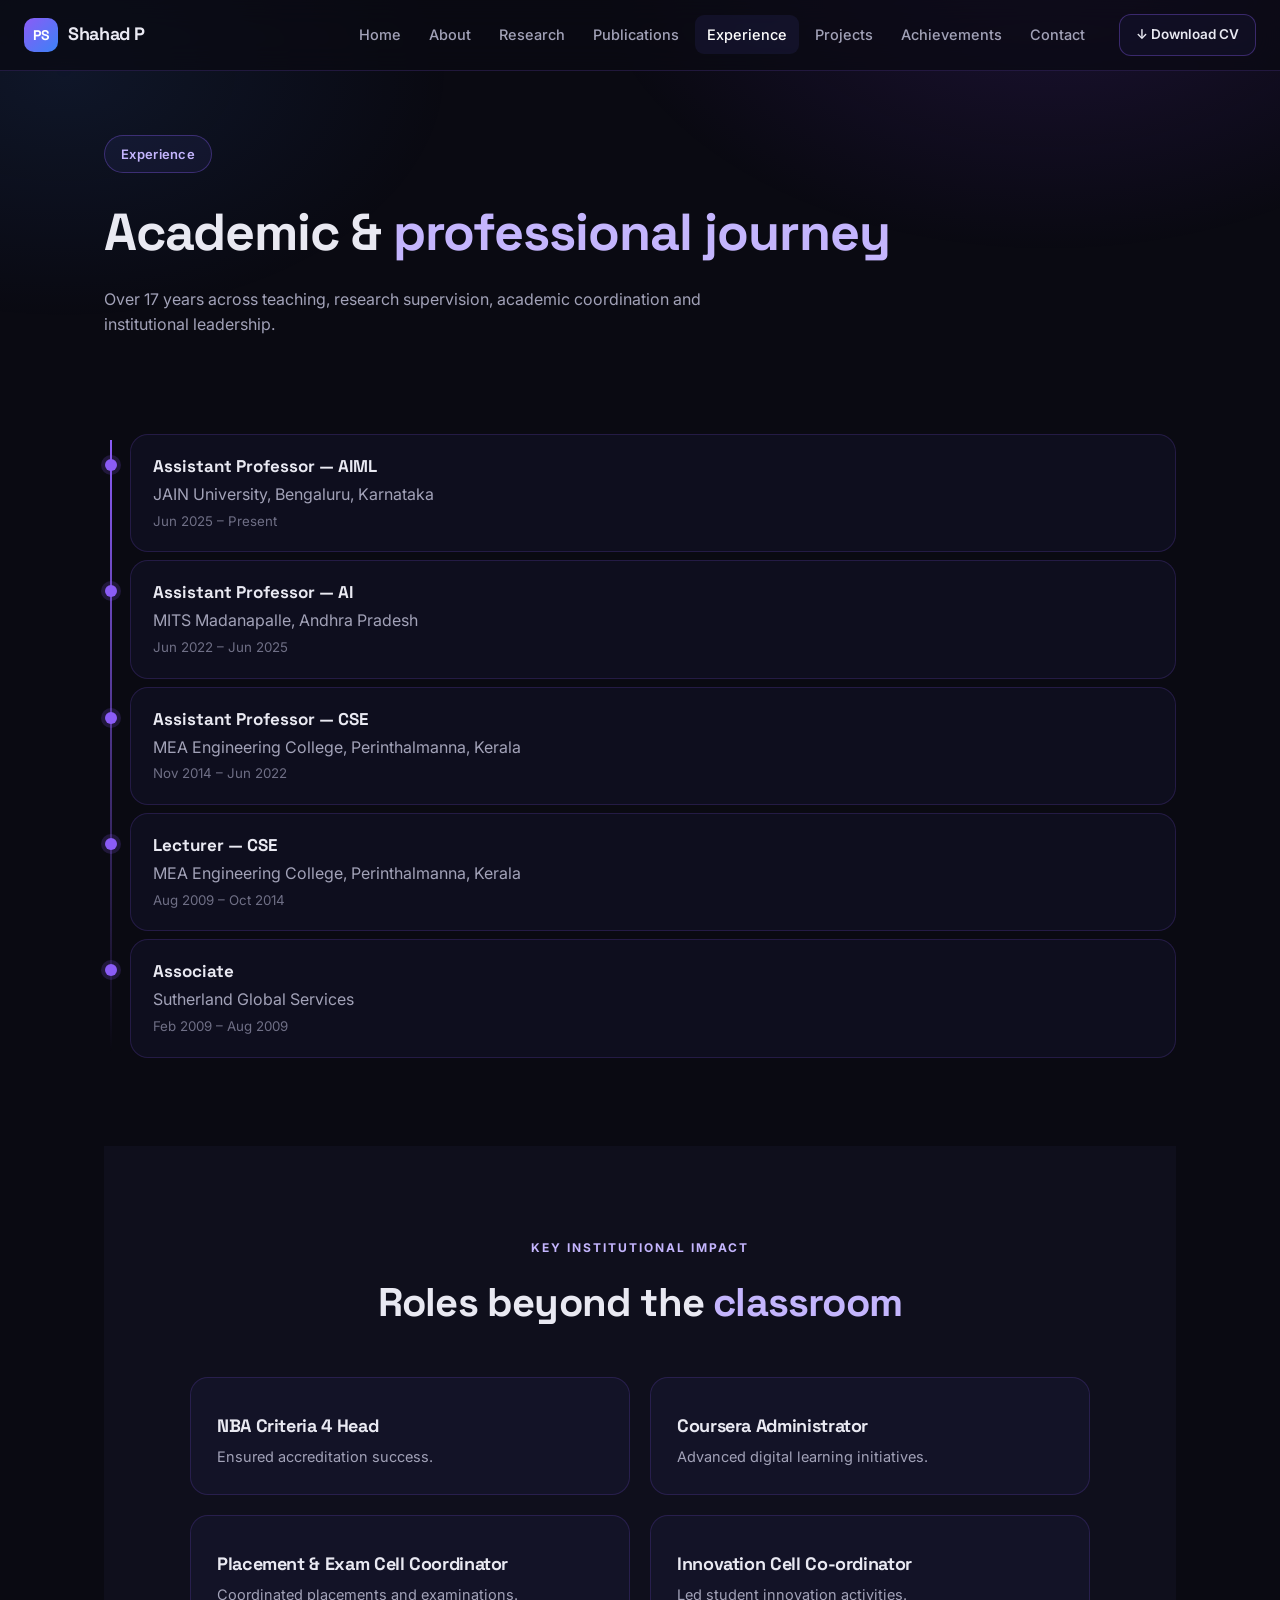
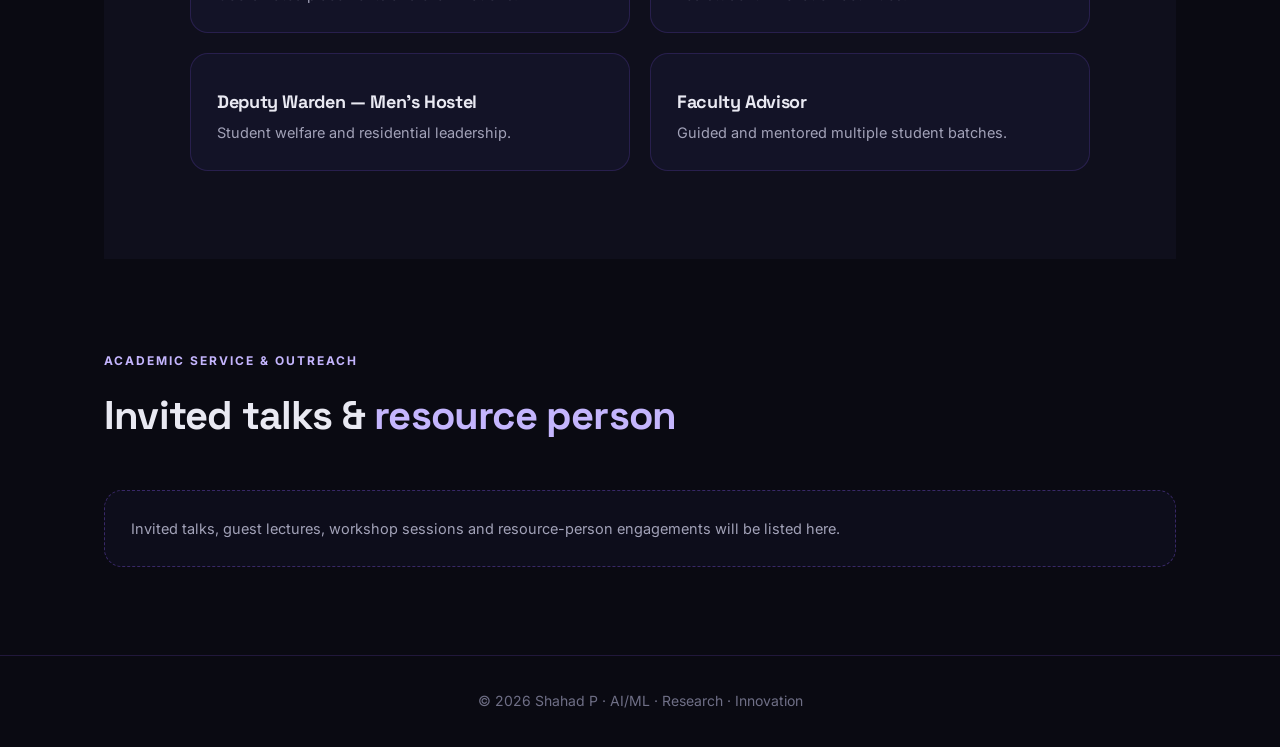
<file: experience.html>
<!DOCTYPE html>
<html lang="en">
<head>
  <meta charset="UTF-8" />
  <meta name="viewport" content="width=device-width, initial-scale=1.0" />
  <meta name="description" content="Academic and professional experience of Shahad P — teaching, institutional roles and outreach." />
  <title>Experience | Shahad P</title>
  <link rel="preconnect" href="https://fonts.googleapis.com" />
  <link rel="preconnect" href="https://fonts.gstatic.com" crossorigin />
  <link href="https://fonts.googleapis.com/css2?family=Inter:wght@400;500;600;700;800&family=Space+Grotesk:wght@500;600;700&display=swap" rel="stylesheet" />
  <link rel="stylesheet" href="styles.css" />
</head>
<body>

  <header class="nav">
    <a class="brand" href="index.html"><span>PS</span> Shahad P</a>
    <button class="menu" aria-label="Open menu" aria-expanded="false">☰</button>
    <nav>
      <a href="index.html">Home</a>
      <a href="about.html">About</a>
      <a href="research.html">Research</a>
      <a href="publications.html">Publications</a>
      <a class="active" href="experience.html">Experience</a>
      <a href="projects.html">Projects</a>
      <a href="achievements.html">Achievements</a>
      <a href="contact.html">Contact</a>
    </nav>
    <a class="btn small" href="CV.pdf" download>↓ Download CV</a>
  </header>

  <main class="wrap">

    <section class="page-head">
      <span class="eyebrow">Experience</span>
      <h1>Academic &amp; <em>professional journey</em></h1>
      <p>Over 17 years across teaching, research supervision, academic coordination and institutional leadership.</p>
    </section>

    <!-- TIMELINE -->
    <section class="section">
      <div class="timeline">
        <div>
          <b>Assistant Professor — AIML</b>
          <span>JAIN University, Bengaluru, Karnataka</span>
          <small>Jun 2025 – Present</small>
        </div>
        <div>
          <b>Assistant Professor — AI</b>
          <span>MITS Madanapalle, Andhra Pradesh</span>
          <small>Jun 2022 – Jun 2025</small>
        </div>
        <div>
          <b>Assistant Professor — CSE</b>
          <span>MEA Engineering College, Perinthalmanna, Kerala</span>
          <small>Nov 2014 – Jun 2022</small>
        </div>
        <div>
          <b>Lecturer — CSE</b>
          <span>MEA Engineering College, Perinthalmanna, Kerala</span>
          <small>Aug 2009 – Oct 2014</small>
        </div>
        <div>
          <b>Associate</b>
          <span>Sutherland Global Services</span>
          <small>Feb 2009 – Aug 2009</small>
        </div>
      </div>
    </section>

    <!-- KEY INSTITUTIONAL IMPACT -->
    <section class="section light">
      <div class="wrap" style="padding:0;">
        <div class="section-title center">
          <span>KEY INSTITUTIONAL IMPACT</span>
          <h2>Roles beyond the <em>classroom</em></h2>
        </div>
        <div class="grid-2" style="max-width:900px; margin:0 auto;">
          <div class="tile"><h3>NBA Criteria 4 Head</h3><p>Ensured accreditation success.</p></div>
          <div class="tile"><h3>Coursera Administrator</h3><p>Advanced digital learning initiatives.</p></div>
          <div class="tile"><h3>Placement &amp; Exam Cell Coordinator</h3><p>Coordinated placements and examinations.</p></div>
          <div class="tile"><h3>Innovation Cell Co-ordinator</h3><p>Led student innovation activities.</p></div>
          <div class="tile"><h3>Deputy Warden — Men's Hostel</h3><p>Student welfare and residential leadership.</p></div>
          <div class="tile"><h3>Faculty Advisor</h3><p>Guided and mentored multiple student batches.</p></div>
        </div>
      </div>
    </section>

    <!-- ACADEMIC SERVICE & OUTREACH -->
    <section class="section">
      <div class="section-title">
        <span>ACADEMIC SERVICE &amp; OUTREACH</span>
        <h2>Invited talks &amp; <em>resource person</em></h2>
      </div>
      <div class="placeholder">
        Invited talks, guest lectures, workshop sessions and resource-person engagements will be listed here.
        <!-- TODO: add entries as: Topic — Event / Institution — Date -->
      </div>
    </section>

  </main>

  <footer>© 2026 Shahad P · AI/ML · Research · Innovation</footer>
  <script src="script.js"></script>
</body>
</html>
</file>
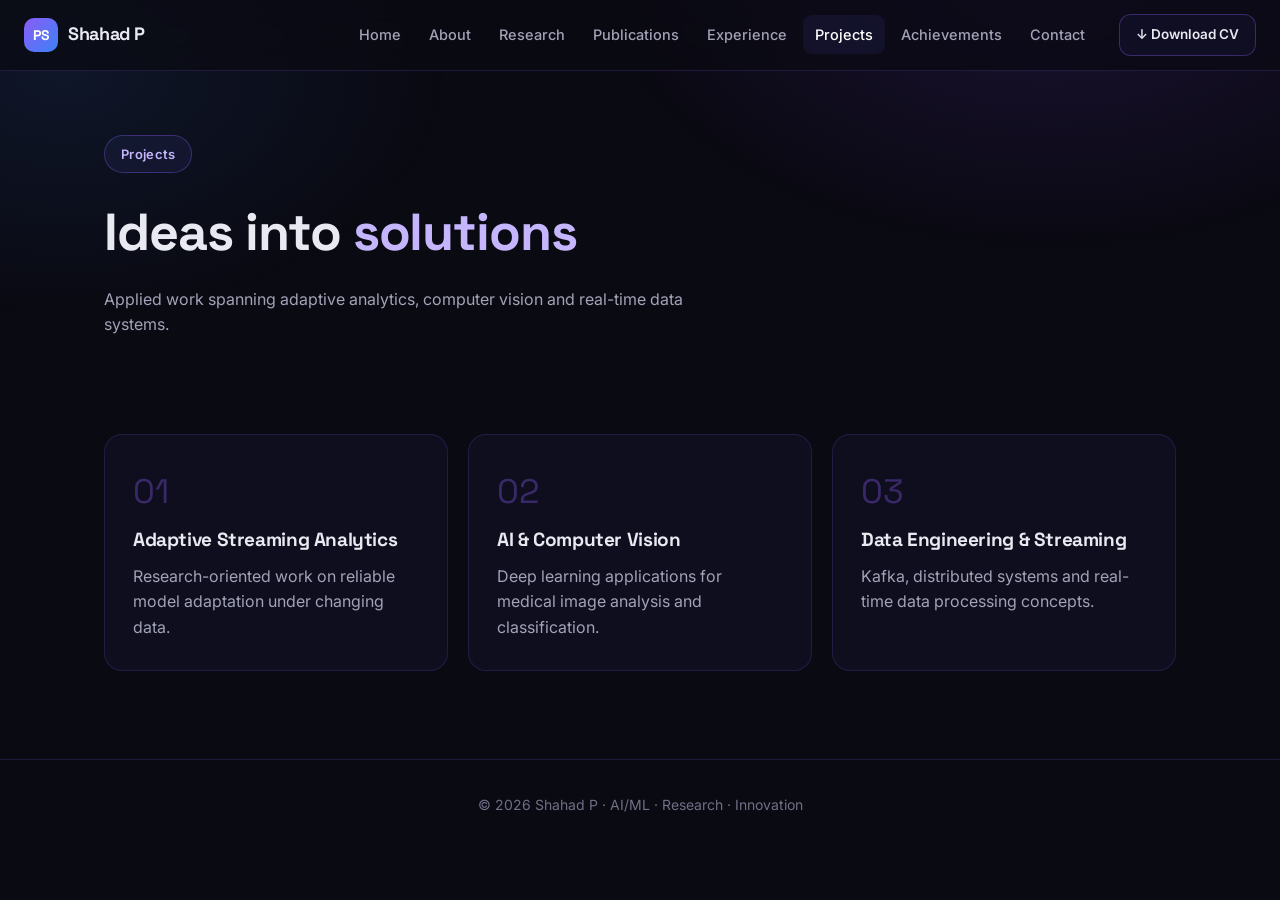
<file: projects.html>
<!DOCTYPE html>
<html lang="en">
<head>
  <meta charset="UTF-8" />
  <meta name="viewport" content="width=device-width, initial-scale=1.0" />
  <meta name="description" content="Projects by Shahad P — applied AI/ML, computer vision and data engineering work." />
  <title>Projects | Shahad P</title>
  <link rel="preconnect" href="https://fonts.googleapis.com" />
  <link rel="preconnect" href="https://fonts.gstatic.com" crossorigin />
  <link href="https://fonts.googleapis.com/css2?family=Inter:wght@400;500;600;700;800&family=Space+Grotesk:wght@500;600;700&display=swap" rel="stylesheet" />
  <link rel="stylesheet" href="styles.css" />
</head>
<body>

  <header class="nav">
    <a class="brand" href="index.html"><span>PS</span> Shahad P</a>
    <button class="menu" aria-label="Open menu" aria-expanded="false">☰</button>
    <nav>
      <a href="index.html">Home</a>
      <a href="about.html">About</a>
      <a href="research.html">Research</a>
      <a href="publications.html">Publications</a>
      <a href="experience.html">Experience</a>
      <a class="active" href="projects.html">Projects</a>
      <a href="achievements.html">Achievements</a>
      <a href="contact.html">Contact</a>
    </nav>
    <a class="btn small" href="CV.pdf" download>↓ Download CV</a>
  </header>

  <main class="wrap">

    <section class="page-head">
      <span class="eyebrow">Projects</span>
      <h1>Ideas into <em>solutions</em></h1>
      <p>Applied work spanning adaptive analytics, computer vision and real-time data systems.</p>
    </section>

    <section class="section">
      <div class="grid-3">
        <div class="project">
          <span class="num">01</span>
          <h3>Adaptive Streaming Analytics</h3>
          <p>Research-oriented work on reliable model adaptation under changing data.</p>
        </div>
        <div class="project">
          <span class="num">02</span>
          <h3>AI &amp; Computer Vision</h3>
          <p>Deep learning applications for medical image analysis and classification.</p>
        </div>
        <div class="project">
          <span class="num">03</span>
          <h3>Data Engineering &amp; Streaming</h3>
          <p>Kafka, distributed systems and real-time data processing concepts.</p>
        </div>
      </div>
    </section>

  </main>

  <footer>© 2026 Shahad P · AI/ML · Research · Innovation</footer>
  <script src="script.js"></script>
</body>
</html>
</file>
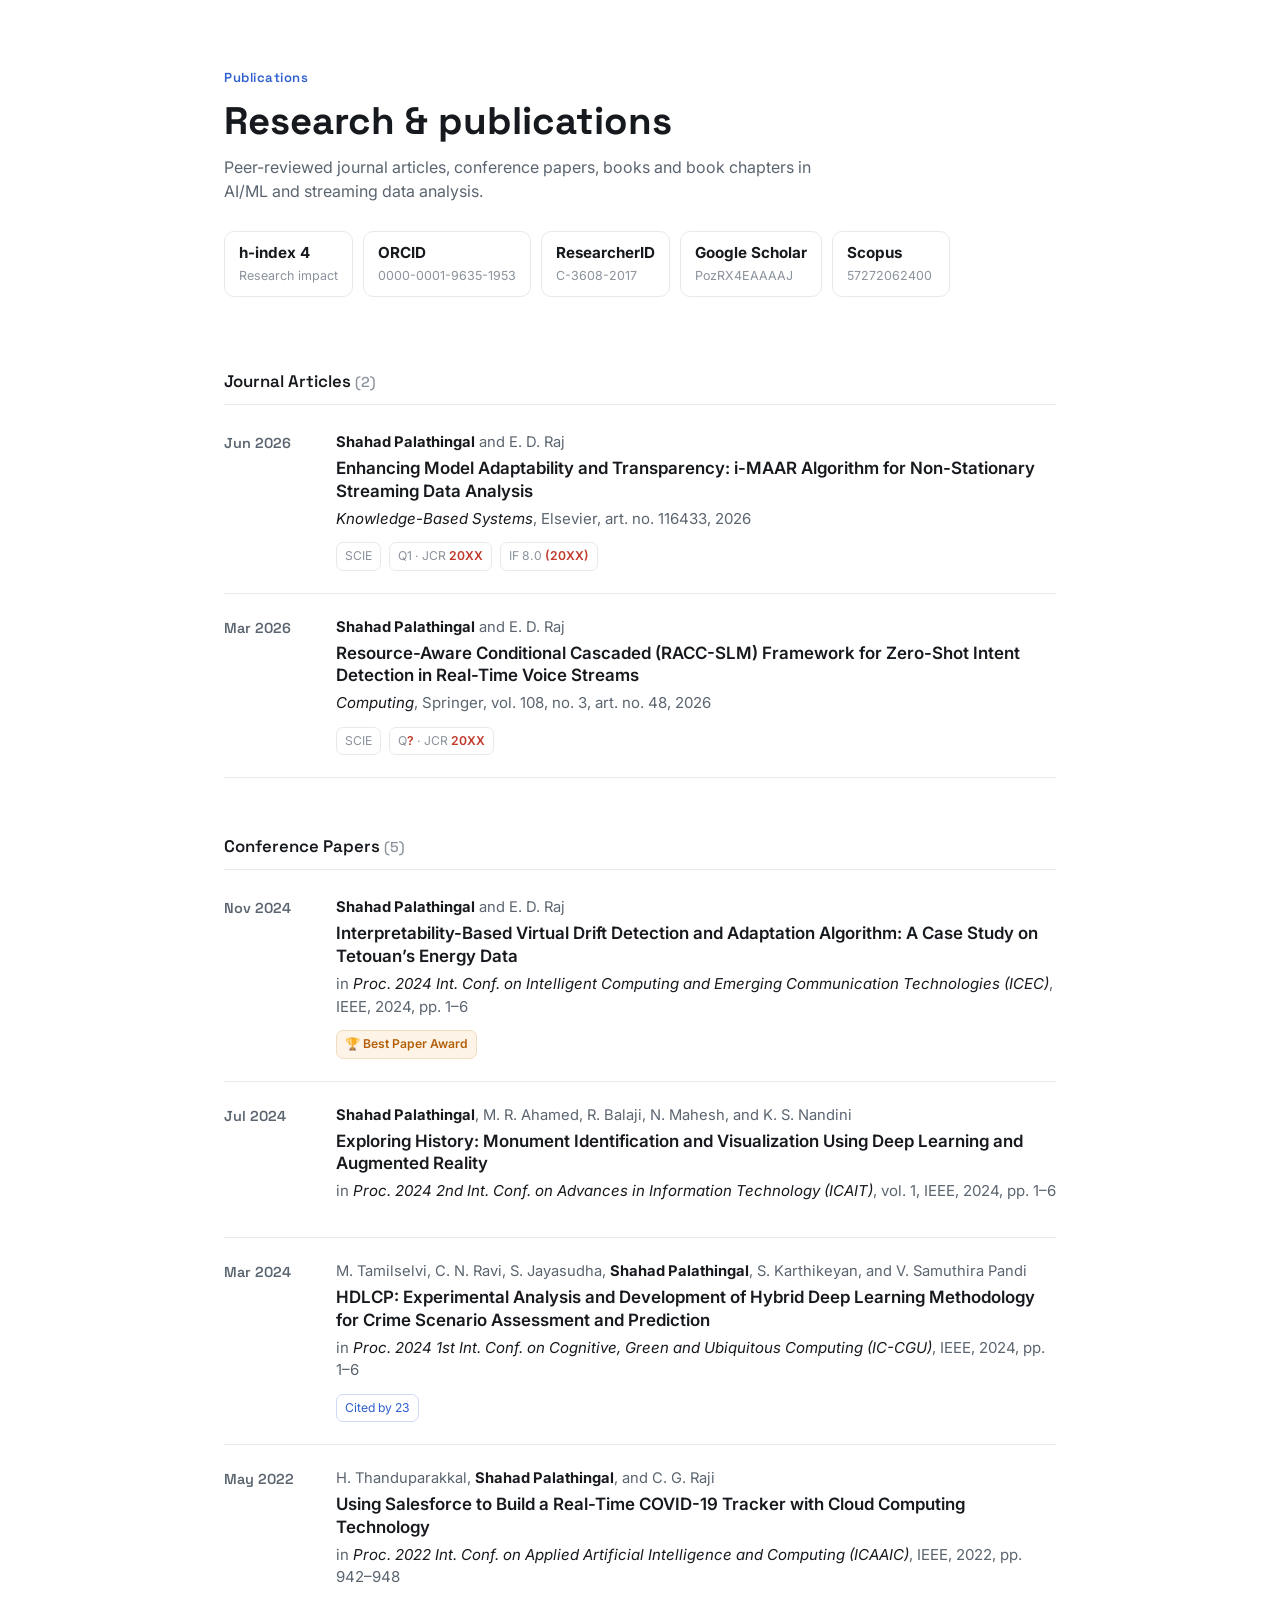
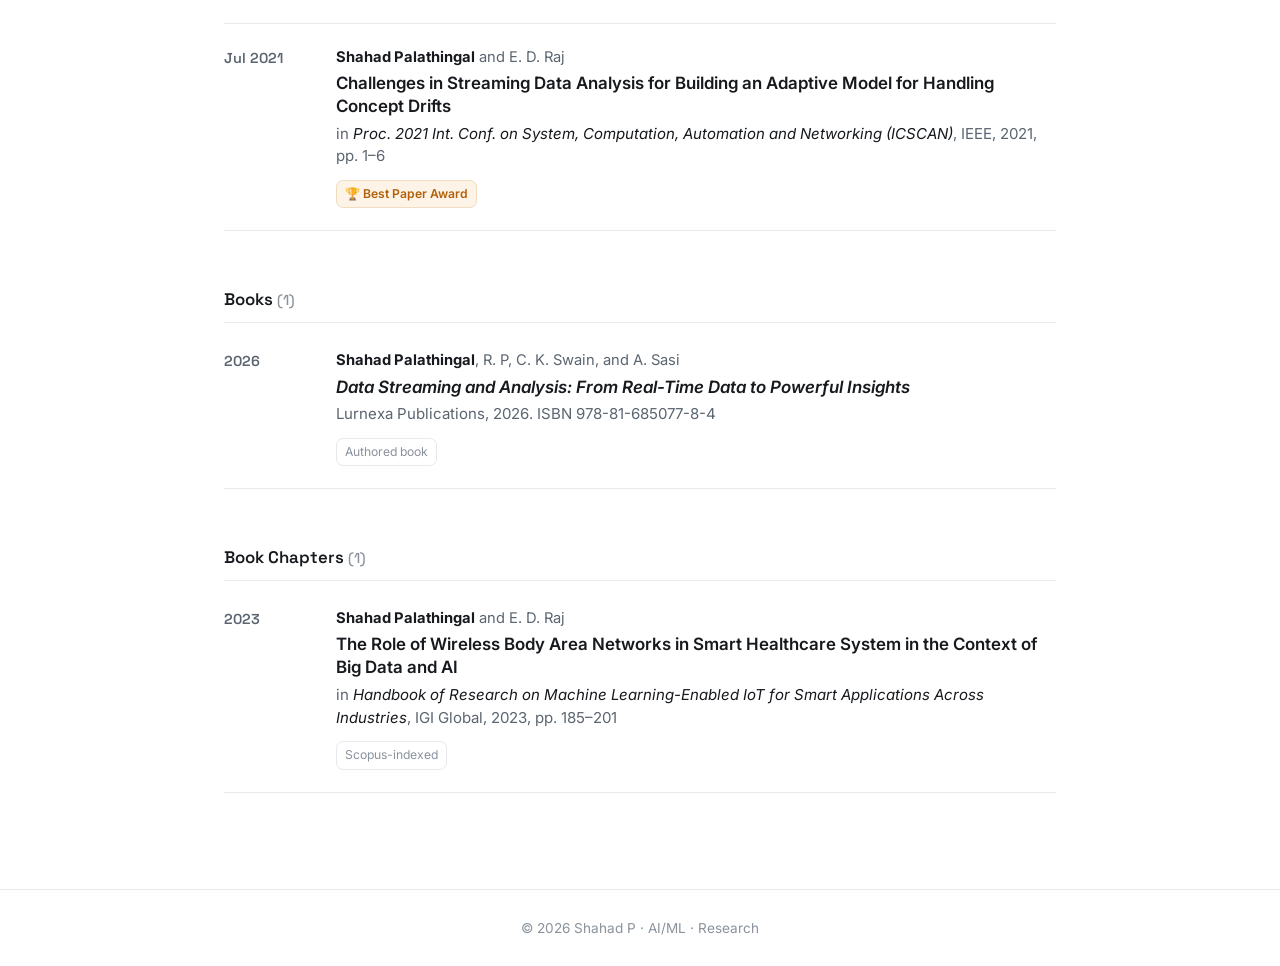
<file: publications.html>
<!DOCTYPE html>
<html lang="en">
<head>
  <meta charset="UTF-8" />
  <meta name="viewport" content="width=device-width, initial-scale=1.0" />
  <meta name="description" content="Publications by Shahad P — journal articles, conference papers, books and book chapters in AI/ML and streaming data analysis." />
  <title>Publications | Shahad P</title>
  <link rel="preconnect" href="https://fonts.googleapis.com" />
  <link rel="preconnect" href="https://fonts.gstatic.com" crossorigin />
  <link href="https://fonts.googleapis.com/css2?family=Inter:wght@400;500;600;700;800&family=Space+Grotesk:wght@500;600;700&display=swap" rel="stylesheet" />

  <!--
    NOTE: CSS is embedded so this page works on its own. If your site already has
    a styles.css with a nav/header, move the .pub-* / .group-title / .tag rules
    below into styles.css and delete this <style> block. Set --accent to your
    site colour. Also re-add your own <header> nav + footer to match other pages.
  -->
  <style>
    :root{
      --bg:#ffffff; --ink:#16191d; --muted:#5b6570; --faint:#8a929c;
      --line:#e6e9ee; --accent:#2f5fd0; --chip:#f2f4f8;
      --award:#b4600a; --award-bg:#fdf3e6;
    }
    *{box-sizing:border-box;}
    body{margin:0; background:var(--bg); color:var(--ink);
      font-family:"Inter",system-ui,sans-serif; line-height:1.5; -webkit-font-smoothing:antialiased;}
    a{color:inherit;}
    .wrap{max-width:880px; margin:0 auto; padding:0 24px 96px;}

    .page-head{padding:64px 0 8px;}
    .eyebrow{font-family:"Space Grotesk",sans-serif; font-weight:600; font-size:.82rem; letter-spacing:.04em; color:var(--accent);}
    .page-head h1{font-family:"Space Grotesk",sans-serif; font-weight:700; font-size:2.4rem; line-height:1.1; margin:.3em 0 .35em;}
    .page-head p{color:var(--muted); max-width:62ch; margin:0;}

    .metric-row{display:flex; flex-wrap:wrap; gap:10px; margin:28px 0 8px;}
    .metric{display:flex; flex-direction:column; gap:2px; padding:10px 14px;
      border:1px solid var(--line); border-radius:10px; text-decoration:none; min-width:118px;}
    .metric strong{font-size:.95rem;} .metric span{font-size:.78rem; color:var(--faint);}
    a.metric:hover{border-color:var(--accent);}

    .group-title{font-family:"Space Grotesk",sans-serif; font-weight:600; font-size:1.05rem;
      margin:56px 0 4px; padding-bottom:10px; border-bottom:1px solid var(--line);}
    .group-title .count{color:var(--faint); font-weight:500; font-size:.9rem;}

    .pub{display:grid; grid-template-columns:92px 1fr; gap:20px; padding:22px 0; border-bottom:1px solid var(--line);}
    .pub-year{font-family:"Space Grotesk",sans-serif; font-weight:600; font-size:.9rem; color:var(--muted); padding-top:2px;}
    .pub-authors{font-size:.92rem; color:var(--muted); margin:0 0 4px;}
    .pub-authors .me{color:var(--ink); font-weight:700;}
    .pub-title{font-size:1.06rem; font-weight:600; margin:0 0 5px; line-height:1.35;}
    .pub-venue{margin:0 0 12px; color:var(--muted); font-size:.94rem;}
    .pub-venue em{color:var(--ink); font-style:italic;}

    .pub-meta{display:flex; flex-wrap:wrap; align-items:center; gap:8px;}
    .tag{font-size:.76rem; color:var(--faint); padding:4px 8px; border:1px solid var(--line); border-radius:7px;}
    .tag.award{color:var(--award); background:var(--award-bg); border-color:#f0dcc0; font-weight:600;}
    .tag.cited{color:var(--accent); border-color:#cdd9f5;}
    .placeholder{color:#c0392b; font-weight:600;}

    footer{border-top:1px solid var(--line); padding:28px 24px; text-align:center; color:var(--faint); font-size:.85rem;}

    @media(max-width:560px){
      .pub{grid-template-columns:1fr; gap:6px;}
      .pub-year{padding-top:0;} .page-head h1{font-size:1.9rem;}
    }
    @media(prefers-reduced-motion:reduce){*{transition:none!important;}}
  </style>
</head>
<body>

  <main class="wrap">

    <section class="page-head">
      <span class="eyebrow">Publications</span>
      <h1>Research &amp; publications</h1>
      <p>Peer-reviewed journal articles, conference papers, books and book chapters in AI/ML and streaming data analysis.</p>

      <div class="metric-row">
        <div class="metric"><strong>h-index 4</strong><span>Research impact</span></div>
        <a class="metric" href="https://orcid.org/0000-0001-9635-1953" target="_blank" rel="noopener"><strong>ORCID</strong><span>0000-0001-9635-1953</span></a>
        <a class="metric" href="https://www.webofscience.com/wos/author/record/C-3608-2017" target="_blank" rel="noopener"><strong>ResearcherID</strong><span>C-3608-2017</span></a>
        <a class="metric" href="https://scholar.google.co.in/citations?user=PozRX4EAAAAJ" target="_blank" rel="noopener"><strong>Google Scholar</strong><span>PozRX4EAAAAJ</span></a>
        <a class="metric" href="https://www.scopus.com/authid/detail.uri?authorId=57272062400" target="_blank" rel="noopener"><strong>Scopus</strong><span>57272062400</span></a>
      </div>
    </section>

    <!-- ============ JOURNAL ARTICLES ============ -->
    <h2 class="group-title">Journal Articles <span class="count">(2)</span></h2>

    <article class="pub">
      <div class="pub-year">Jun 2026</div>
      <div>
        <p class="pub-authors"><span class="me">Shahad Palathingal</span> and E. D. Raj</p>
        <h3 class="pub-title">Enhancing Model Adaptability and Transparency: i-MAAR Algorithm for Non-Stationary Streaming Data Analysis</h3>
        <p class="pub-venue"><em>Knowledge-Based Systems</em>, Elsevier, art. no. 116433, 2026</p>
        <div class="pub-meta">
          <span class="tag">SCIE</span>
          <span class="tag">Q1 · JCR <span class="placeholder">20XX</span></span>
          <span class="tag">IF 8.0 <span class="placeholder">(20XX)</span></span>
        </div>
      </div>
    </article>

    <article class="pub">
      <div class="pub-year">Mar 2026</div>
      <div>
        <p class="pub-authors"><span class="me">Shahad Palathingal</span> and E. D. Raj</p>
        <h3 class="pub-title">Resource-Aware Conditional Cascaded (RACC-SLM) Framework for Zero-Shot Intent Detection in Real-Time Voice Streams</h3>
        <p class="pub-venue"><em>Computing</em>, Springer, vol. 108, no. 3, art. no. 48, 2026</p>
        <div class="pub-meta">
          <span class="tag">SCIE</span>
          <span class="tag">Q<span class="placeholder">?</span> · JCR <span class="placeholder">20XX</span></span>
        </div>
      </div>
    </article>

    <!-- ============ CONFERENCE PAPERS ============ -->
    <h2 class="group-title">Conference Papers <span class="count">(5)</span></h2>

    <article class="pub">
      <div class="pub-year">Nov 2024</div>
      <div>
        <p class="pub-authors"><span class="me">Shahad Palathingal</span> and E. D. Raj</p>
        <h3 class="pub-title">Interpretability-Based Virtual Drift Detection and Adaptation Algorithm: A Case Study on Tetouan&rsquo;s Energy Data</h3>
        <p class="pub-venue">in <em>Proc. 2024 Int. Conf. on Intelligent Computing and Emerging Communication Technologies (ICEC)</em>, IEEE, 2024, pp. 1&ndash;6</p>
        <div class="pub-meta">
          <span class="tag award">&#127942; Best Paper Award</span>
        </div>
      </div>
    </article>

    <article class="pub">
      <div class="pub-year">Jul 2024</div>
      <div>
        <p class="pub-authors"><span class="me">Shahad Palathingal</span>, M. R. Ahamed, R. Balaji, N. Mahesh, and K. S. Nandini</p>
        <h3 class="pub-title">Exploring History: Monument Identification and Visualization Using Deep Learning and Augmented Reality</h3>
        <p class="pub-venue">in <em>Proc. 2024 2nd Int. Conf. on Advances in Information Technology (ICAIT)</em>, vol. 1, IEEE, 2024, pp. 1&ndash;6</p>
      </div>
    </article>

    <article class="pub">
      <div class="pub-year">Mar 2024</div>
      <div>
        <p class="pub-authors">M. Tamilselvi, C. N. Ravi, S. Jayasudha, <span class="me">Shahad Palathingal</span>, S. Karthikeyan, and V. Samuthira Pandi</p>
        <h3 class="pub-title">HDLCP: Experimental Analysis and Development of Hybrid Deep Learning Methodology for Crime Scenario Assessment and Prediction</h3>
        <p class="pub-venue">in <em>Proc. 2024 1st Int. Conf. on Cognitive, Green and Ubiquitous Computing (IC-CGU)</em>, IEEE, 2024, pp. 1&ndash;6</p>
        <div class="pub-meta">
          <span class="tag cited">Cited by 23</span>
        </div>
      </div>
    </article>

    <article class="pub">
      <div class="pub-year">May 2022</div>
      <div>
        <p class="pub-authors">H. Thanduparakkal, <span class="me">Shahad Palathingal</span>, and C. G. Raji</p>
        <h3 class="pub-title">Using Salesforce to Build a Real-Time COVID-19 Tracker with Cloud Computing Technology</h3>
        <p class="pub-venue">in <em>Proc. 2022 Int. Conf. on Applied Artificial Intelligence and Computing (ICAAIC)</em>, IEEE, 2022, pp. 942&ndash;948</p>
      </div>
    </article>

    <article class="pub">
      <div class="pub-year">Jul 2021</div>
      <div>
        <p class="pub-authors"><span class="me">Shahad Palathingal</span> and E. D. Raj</p>
        <h3 class="pub-title">Challenges in Streaming Data Analysis for Building an Adaptive Model for Handling Concept Drifts</h3>
        <p class="pub-venue">in <em>Proc. 2021 Int. Conf. on System, Computation, Automation and Networking (ICSCAN)</em>, IEEE, 2021, pp. 1&ndash;6</p>
        <div class="pub-meta">
          <span class="tag award">&#127942; Best Paper Award</span>
        </div>
      </div>
    </article>

    <!-- ============ BOOKS ============ -->
    <h2 class="group-title">Books <span class="count">(1)</span></h2>

    <article class="pub">
      <div class="pub-year">2026</div>
      <div>
        <p class="pub-authors"><span class="me">Shahad Palathingal</span>, R. P, C. K. Swain, and A. Sasi</p>
        <h3 class="pub-title"><em>Data Streaming and Analysis: From Real-Time Data to Powerful Insights</em></h3>
        <p class="pub-venue">Lurnexa Publications, 2026. ISBN 978-81-685077-8-4</p>
        <div class="pub-meta">
          <span class="tag">Authored book</span>
        </div>
      </div>
    </article>

    <!-- ============ BOOK CHAPTERS ============ -->
    <h2 class="group-title">Book Chapters <span class="count">(1)</span></h2>

    <article class="pub">
      <div class="pub-year">2023</div>
      <div>
        <p class="pub-authors"><span class="me">Shahad Palathingal</span> and E. D. Raj</p>
        <h3 class="pub-title">The Role of Wireless Body Area Networks in Smart Healthcare System in the Context of Big Data and AI</h3>
        <p class="pub-venue">in <em>Handbook of Research on Machine Learning-Enabled IoT for Smart Applications Across Industries</em>, IGI Global, 2023, pp. 185&ndash;201</p>
        <div class="pub-meta">
          <span class="tag">Scopus-indexed</span>
        </div>
      </div>
    </article>

  </main>

  <footer>&copy; 2026 Shahad P &middot; AI/ML &middot; Research</footer>
</body>
</html>
</file>
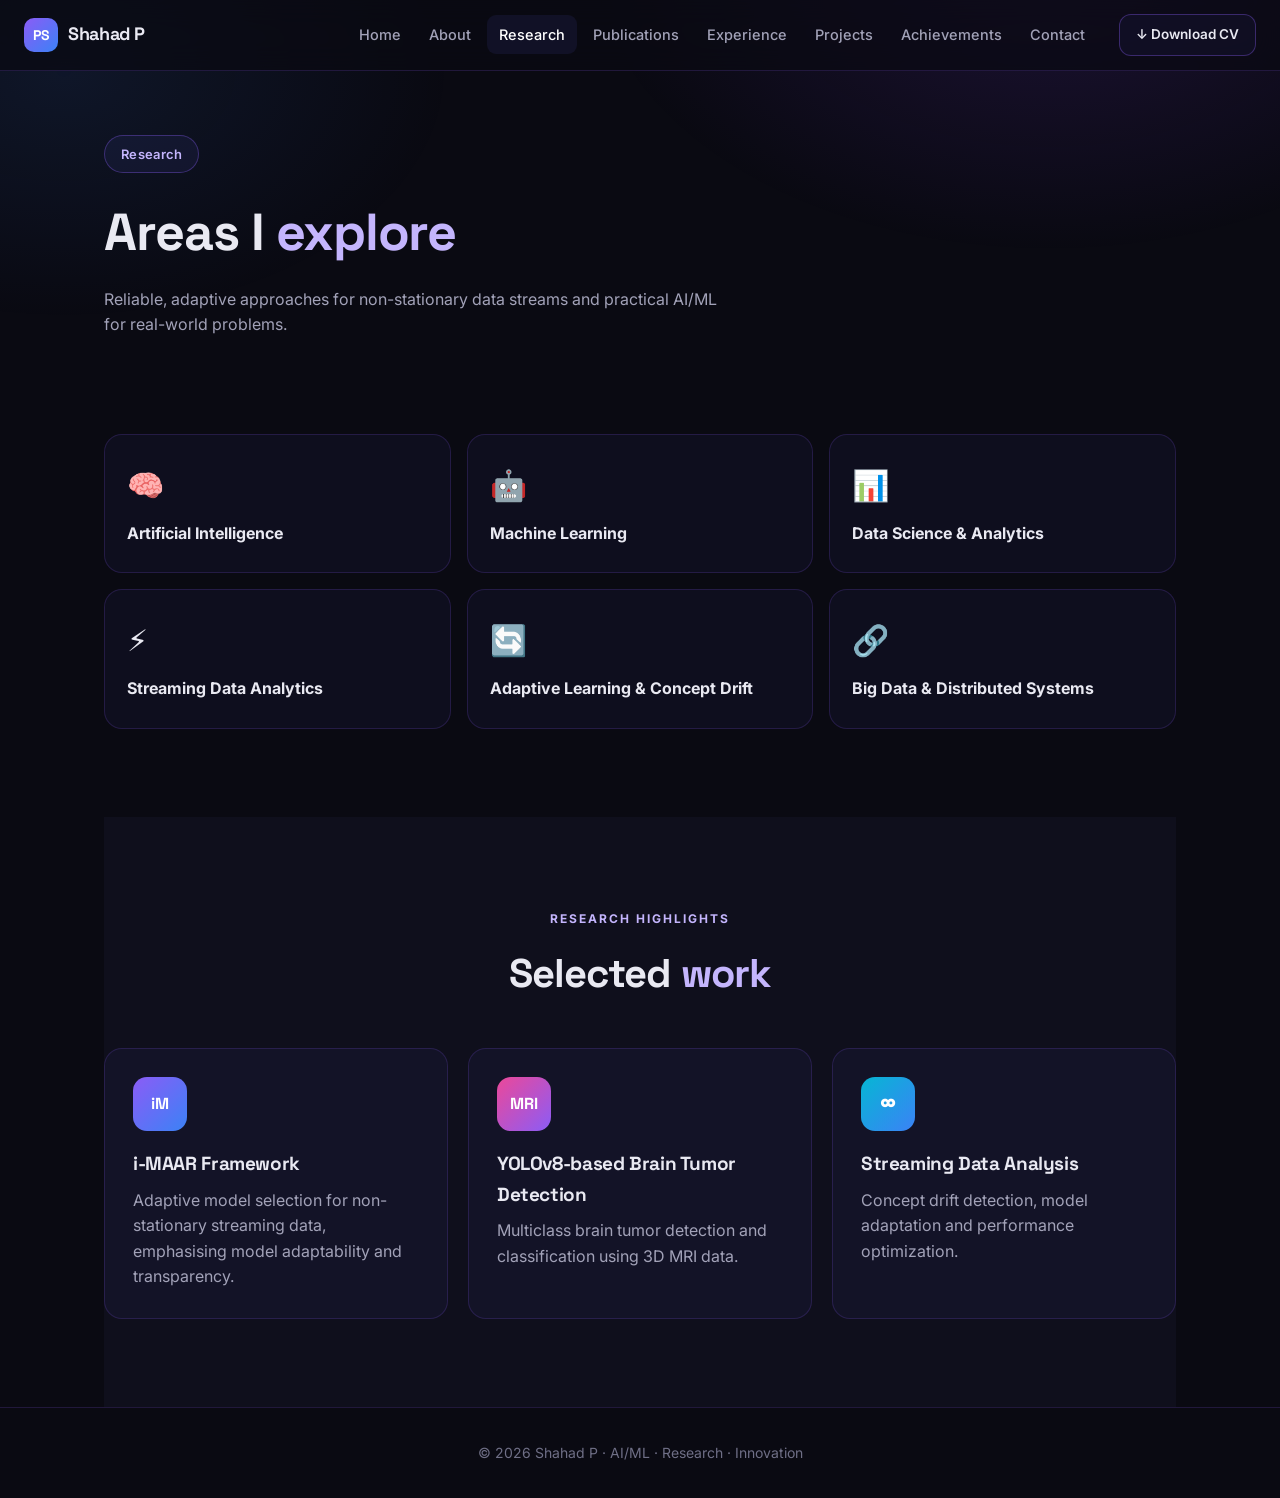
<file: research.html>
<!DOCTYPE html>
<html lang="en">
<head>
  <meta charset="UTF-8" />
  <meta name="viewport" content="width=device-width, initial-scale=1.0" />
  <meta name="description" content="Research areas and highlights of Shahad P — AI, ML, streaming data analytics and adaptive learning." />
  <title>Research | Shahad P</title>
  <link rel="preconnect" href="https://fonts.googleapis.com" />
  <link rel="preconnect" href="https://fonts.gstatic.com" crossorigin />
  <link href="https://fonts.googleapis.com/css2?family=Inter:wght@400;500;600;700;800&family=Space+Grotesk:wght@500;600;700&display=swap" rel="stylesheet" />
  <link rel="stylesheet" href="styles.css" />
</head>
<body>

  <header class="nav">
    <a class="brand" href="index.html"><span>PS</span> Shahad P</a>
    <button class="menu" aria-label="Open menu" aria-expanded="false">☰</button>
    <nav>
      <a href="index.html">Home</a>
      <a href="about.html">About</a>
      <a class="active" href="research.html">Research</a>
      <a href="publications.html">Publications</a>
      <a href="experience.html">Experience</a>
      <a href="projects.html">Projects</a>
      <a href="achievements.html">Achievements</a>
      <a href="contact.html">Contact</a>
    </nav>
    <a class="btn small" href="CV.pdf" download>↓ Download CV</a>
  </header>

  <main class="wrap">

    <section class="page-head">
      <span class="eyebrow">Research</span>
      <h1>Areas I <em>explore</em></h1>
      <p>Reliable, adaptive approaches for non-stationary data streams and practical AI/ML for real-world problems.</p>
    </section>

    <!-- EXPERTISE -->
    <section class="section">
      <div class="expertise">
        <div>🧠<b>Artificial Intelligence</b></div>
        <div>🤖<b>Machine Learning</b></div>
        <div>📊<b>Data Science &amp; Analytics</b></div>
        <div>⚡<b>Streaming Data Analytics</b></div>
        <div>🔄<b>Adaptive Learning &amp; Concept Drift</b></div>
        <div>🔗<b>Big Data &amp; Distributed Systems</b></div>
      </div>
    </section>

    <!-- HIGHLIGHTS -->
    <section class="section light">
      <div class="wrap" style="padding:0;">
        <div class="section-title center">
          <span>RESEARCH HIGHLIGHTS</span>
          <h2>Selected <em>work</em></h2>
        </div>
        <div class="grid-3">
          <article class="card research-card">
            <div class="card-icon">iM</div>
            <h3>i-MAAR Framework</h3>
            <p>Adaptive model selection for non-stationary streaming data, emphasising model adaptability and transparency.</p>
          </article>
          <article class="card research-card">
            <div class="card-icon brain">MRI</div>
            <h3>YOLOv8-based Brain Tumor Detection</h3>
            <p>Multiclass brain tumor detection and classification using 3D MRI data.</p>
          </article>
          <article class="card research-card">
            <div class="card-icon stream">∞</div>
            <h3>Streaming Data Analysis</h3>
            <p>Concept drift detection, model adaptation and performance optimization.</p>
          </article>
        </div>
      </div>
    </section>

  </main>

  <footer>© 2026 Shahad P · AI/ML · Research · Innovation</footer>
  <script src="script.js"></script>
</body>
</html>
</file>
<file: styles.css>
/* =========================================================
   Shahad P — Portfolio
   Shared stylesheet (all pages)
   Theme: dark indigo / violet, Space Grotesk + Inter
   ========================================================= */

:root {
  /* Surfaces */
  --bg:        #0a0a12;
  --bg-soft:   #0f0f1c;
  --surface:   rgba(99, 102, 241, 0.05);
  --surface-2: rgba(99, 102, 241, 0.09);
  --border:    rgba(139, 92, 246, 0.18);
  --border-str:rgba(139, 92, 246, 0.35);

  /* Brand */
  --violet:  #8b5cf6;
  --indigo:  #6366f1;
  --blue:    #3b82f6;
  --violet-soft: #c4b5fd;

  /* Text */
  --text:  #e9e9f2;
  --muted: #a2a2b8;
  --faint: #6f6f86;

  /* Type */
  --display: "Space Grotesk", "Inter", sans-serif;
  --body:    "Inter", system-ui, sans-serif;

  /* Metrics */
  --maxw: 1120px;
  --radius: 18px;
  --radius-lg: 22px;
  --gradient: linear-gradient(135deg, var(--violet), var(--blue));
}

* { box-sizing: border-box; margin: 0; padding: 0; }

html { scroll-behavior: smooth; }

body {
  font-family: var(--body);
  background: var(--bg);
  color: var(--text);
  line-height: 1.6;
  -webkit-font-smoothing: antialiased;
  overflow-x: hidden;
}

/* Ambient background glow */
body::before {
  content: "";
  position: fixed;
  inset: 0;
  z-index: -1;
  background:
    radial-gradient(60% 55% at 82% -5%, rgba(124, 58, 237, 0.16), transparent 60%),
    radial-gradient(55% 50% at 5% 8%, rgba(59, 130, 246, 0.10), transparent 55%);
  pointer-events: none;
}

a { color: inherit; text-decoration: none; }
img { max-width: 100%; display: block; }
em { color: var(--violet-soft); font-style: normal; }

h1, h2, h3, .brand { font-family: var(--display); letter-spacing: -0.02em; }

/* =========================================================
   Layout helpers
   ========================================================= */
.wrap { width: 100%; max-width: var(--maxw); margin: 0 auto; padding: 0 24px; }

.section { padding: 88px 0; }
.section.light { background: var(--bg-soft); }

.section-title { margin-bottom: 42px; }
.section-title.center { text-align: center; }
.section-title span {
  display: inline-block;
  font-size: 12px;
  font-weight: 700;
  letter-spacing: 2px;
  color: var(--violet-soft);
  margin-bottom: 14px;
}
.section-title h2 { font-size: clamp(28px, 4vw, 40px); font-weight: 700; }

.eyebrow {
  display: inline-block;
  padding: 8px 16px;
  border: 1px solid var(--border-str);
  border-radius: 30px;
  color: var(--violet-soft);
  background: rgba(99, 102, 241, 0.08);
  font-size: 13px;
  font-weight: 600;
  letter-spacing: 0.3px;
}

/* =========================================================
   Buttons
   ========================================================= */
.btn {
  display: inline-flex;
  align-items: center;
  gap: 8px;
  padding: 12px 22px;
  border-radius: 12px;
  border: 1px solid var(--border-str);
  background: var(--surface);
  color: var(--text);
  font-family: var(--body);
  font-weight: 600;
  font-size: 15px;
  cursor: pointer;
  transition: transform 0.18s ease, background 0.18s ease, border-color 0.18s ease;
}
.btn:hover { transform: translateY(-2px); background: var(--surface-2); border-color: var(--violet); }
.btn.primary { background: var(--gradient); border: none; color: #fff; }
.btn.primary:hover { box-shadow: 0 12px 30px rgba(124, 58, 237, 0.32); }
.btn.small { padding: 9px 16px; font-size: 13.5px; }

/* =========================================================
   Navigation (shared)
   ========================================================= */
.nav {
  position: sticky;
  top: 0;
  z-index: 50;
  display: flex;
  align-items: center;
  gap: 22px;
  padding: 14px 24px;
  background: rgba(10, 10, 18, 0.72);
  backdrop-filter: blur(14px);
  border-bottom: 1px solid var(--border);
}
.brand {
  display: flex;
  align-items: center;
  gap: 10px;
  font-weight: 700;
  font-size: 18px;
  margin-right: auto;
}
.brand span {
  display: grid;
  place-items: center;
  width: 34px;
  height: 34px;
  border-radius: 10px;
  background: var(--gradient);
  color: #fff;
  font-size: 14px;
  letter-spacing: 0;
}
.nav nav { display: flex; gap: 4px; }
.nav nav a {
  padding: 8px 12px;
  border-radius: 9px;
  font-size: 14.5px;
  font-weight: 500;
  color: var(--muted);
  transition: color 0.15s ease, background 0.15s ease;
}
.nav nav a:hover { color: var(--text); background: var(--surface); }
.nav nav a.active { color: #fff; background: var(--surface-2); }

.menu {
  display: none;
  background: none;
  border: 1px solid var(--border);
  color: var(--text);
  font-size: 20px;
  border-radius: 10px;
  width: 42px;
  height: 42px;
  cursor: pointer;
}

/* =========================================================
   Hero (home)
   ========================================================= */
.hero {
  display: grid;
  grid-template-columns: 1.15fr 0.85fr;
  gap: 48px;
  align-items: center;
  padding: 74px 0 64px;
}
.hero h1 { font-size: clamp(44px, 7vw, 76px); line-height: 1.02; margin: 22px 0 14px; }
.hero h2 {
  font-family: var(--body);
  font-size: clamp(16px, 2.2vw, 20px);
  font-weight: 500;
  color: var(--muted);
  line-height: 1.5;
}
.hero h2 span { color: var(--violet); margin: 0 8px; }
.hero p.tagline { margin-top: 18px; color: var(--muted); font-size: 17px; }

.hero-photo { display: flex; justify-content: center; }
.photo-frame {
  width: min(320px, 80vw);
  aspect-ratio: 3 / 4;
  padding: 7px;
  border-radius: var(--radius-lg);
  background: linear-gradient(145deg, rgba(139, 92, 246, 0.8), rgba(59, 130, 246, 0.35));
  box-shadow: 0 25px 70px rgba(0, 0, 0, 0.35), 0 0 45px rgba(124, 58, 237, 0.16);
}
.photo-frame img {
  width: 100%; height: 100%;
  object-fit: cover; object-position: center top;
  border-radius: 17px;
}
.photo-fallback {
  width: 100%; height: 100%;
  border-radius: 17px;
  display: grid; place-items: center;
  background: var(--bg-soft);
  font-family: var(--display);
  font-size: 72px;
  color: var(--violet-soft);
}

/* =========================================================
   Stats
   ========================================================= */
.stats {
  display: grid;
  grid-template-columns: repeat(4, 1fr);
  gap: 18px;
  padding: 8px 0 20px;
}
.stat {
  padding: 26px 22px;
  border: 1px solid var(--border);
  border-radius: var(--radius);
  background: var(--surface);
  transition: transform 0.18s ease, border-color 0.18s ease;
}
.stat:hover { transform: translateY(-4px); border-color: var(--border-str); }
.stat strong { display: block; font-family: var(--display); font-size: 30px; color: #fff; }
.stat span { display: block; font-weight: 600; margin-top: 4px; }
.stat small { color: var(--faint); }

/* =========================================================
   Generic card grids
   ========================================================= */
.grid-2 { display: grid; grid-template-columns: repeat(2, minmax(0, 1fr)); gap: 20px; }
.grid-3 { display: grid; grid-template-columns: repeat(3, minmax(0, 1fr)); gap: 20px; }

.card {
  padding: 28px;
  border: 1px solid var(--border);
  border-radius: var(--radius);
  background: var(--surface);
  transition: transform 0.18s ease, border-color 0.18s ease;
}
.card:hover { transform: translateY(-4px); border-color: var(--border-str); }
.card h3 { font-size: 19px; margin-bottom: 8px; }
.card p { color: var(--muted); }
.card .kicker { font-size: 12px; font-weight: 700; letter-spacing: 1px; color: var(--faint); }

/* Research expertise tiles */
.expertise { display: grid; grid-template-columns: repeat(3, 1fr); gap: 16px; }
.expertise > div {
  padding: 26px 22px;
  border: 1px solid var(--border);
  border-radius: var(--radius);
  background: var(--surface);
  font-size: 30px;
  transition: transform 0.18s ease, border-color 0.18s ease;
}
.expertise > div:hover { transform: translateY(-4px); border-color: var(--border-str); }
.expertise b { display: block; margin-top: 12px; font-family: var(--body); font-size: 16px; }

/* Research highlight cards */
.research-card .card-icon {
  display: grid; place-items: center;
  width: 54px; height: 54px;
  border-radius: 14px;
  background: var(--gradient);
  color: #fff; font-weight: 700; font-family: var(--display);
  margin-bottom: 18px;
}
.research-card .card-icon.brain { background: linear-gradient(135deg, #ec4899, #8b5cf6); }
.research-card .card-icon.stream { background: linear-gradient(135deg, #06b6d4, #3b82f6); font-size: 26px; }
.research-card a { color: var(--violet-soft); font-weight: 600; font-size: 14px; }

/* =========================================================
   About
   ========================================================= */
.about-grid { display: grid; grid-template-columns: 1.5fr 1fr; gap: 40px; align-items: start; }
.about-grid p { color: var(--muted); margin-bottom: 16px; }
.about-grid p.lead { font-size: 19px; color: var(--text); }
.quote-card {
  padding: 30px;
  border: 1px solid var(--border-str);
  border-radius: var(--radius-lg);
  background: rgba(99, 102, 241, 0.08);
  font-style: italic;
  color: var(--violet-soft);
}
.quote-card strong { font-style: normal; color: var(--text); font-family: var(--display); }

/* Credential / list tiles */
.tile {
  padding: 26px;
  border: 1px solid var(--border);
  border-radius: var(--radius);
  background: var(--surface);
}
.tile .kicker { font-size: 12px; font-weight: 700; letter-spacing: 1px; color: var(--faint); }
.tile h3 { margin: 8px 0 4px; font-size: 18px; }
.tile p { color: var(--muted); font-size: 14.5px; }

/* Chips (skills / languages) */
.chips { display: flex; flex-wrap: wrap; gap: 10px; }
.chip {
  padding: 8px 15px;
  border: 1px solid var(--border);
  border-radius: 30px;
  background: var(--surface);
  font-size: 14px;
  color: var(--text);
}

/* =========================================================
   Timeline (experience)
   ========================================================= */
.timeline { position: relative; display: grid; gap: 8px; padding-left: 26px; }
.timeline::before {
  content: ""; position: absolute; left: 6px; top: 6px; bottom: 6px;
  width: 2px; background: linear-gradient(var(--violet), transparent);
}
.timeline > div {
  position: relative;
  padding: 18px 22px;
  border: 1px solid var(--border);
  border-radius: var(--radius);
  background: var(--surface);
}
.timeline > div::before {
  content: ""; position: absolute; left: -26px; top: 24px;
  width: 12px; height: 12px; border-radius: 50%;
  background: var(--violet); box-shadow: 0 0 0 4px rgba(139, 92, 246, 0.18);
}
.timeline b { font-family: var(--display); font-size: 17px; }
.timeline span { display: block; color: var(--muted); margin-top: 2px; }
.timeline small { color: var(--faint); }

/* =========================================================
   Publications
   ========================================================= */
.publication {
  display: grid;
  grid-template-columns: 88px 1fr;
  gap: 18px;
  align-items: start;
  padding: 22px 0;
  border-top: 1px solid var(--border);
}
.publication:last-of-type { border-bottom: 1px solid var(--border); }
.pub-year {
  font-family: var(--display);
  font-weight: 700;
  color: var(--violet-soft);
  font-size: 15px;
  padding-top: 2px;
}
.publication h3 { font-size: 18px; margin-bottom: 4px; font-family: var(--body); font-weight: 600; }
.publication p { color: var(--muted); font-size: 14.5px; }
.badge {
  display: inline-block;
  margin-top: 8px;
  padding: 3px 10px;
  border-radius: 20px;
  font-size: 12px;
  font-weight: 600;
  background: rgba(139, 92, 246, 0.15);
  color: var(--violet-soft);
}

.metric-row { display: flex; flex-wrap: wrap; gap: 12px; margin-bottom: 36px; }
.metric {
  padding: 14px 20px;
  border: 1px solid var(--border);
  border-radius: 12px;
  background: var(--surface);
}
.metric strong { display: block; font-family: var(--display); font-size: 22px; color: #fff; }
.metric span { font-size: 13px; color: var(--faint); }

/* =========================================================
   Projects
   ========================================================= */
.project {
  padding: 30px 28px;
  border: 1px solid var(--border);
  border-radius: var(--radius);
  background: var(--surface);
  transition: transform 0.18s ease, border-color 0.18s ease;
}
.project:hover { transform: translateY(-4px); border-color: var(--border-str); }
.project .num {
  font-family: var(--display);
  font-size: 34px;
  color: rgba(139, 92, 246, 0.35);
}
.project h3 { margin: 6px 0 8px; font-size: 19px; }
.project p { color: var(--muted); }

/* =========================================================
   Achievements
   ========================================================= */
.list-block {
  border: 1px solid var(--border);
  border-radius: var(--radius);
  background: var(--surface);
  padding: 10px 26px;
}
.list-block li {
  list-style: none;
  padding: 15px 0;
  border-bottom: 1px solid var(--border);
  display: flex;
  gap: 12px;
  align-items: baseline;
}
.list-block li:last-child { border-bottom: none; }
.list-block li::before { content: "▹"; color: var(--violet); }
.list-block li b { font-weight: 600; }
.list-block li .pct { margin-left: auto; font-family: var(--display); color: var(--violet-soft); }

.award-grid { display: grid; grid-template-columns: repeat(2, 1fr); gap: 16px; }
.award {
  padding: 22px 24px;
  border: 1px solid var(--border);
  border-radius: var(--radius);
  background: var(--surface);
}
.award strong { display: block; font-family: var(--display); font-size: 16px; }
.award span { color: var(--muted); font-size: 14.5px; }

/* =========================================================
   Contact
   ========================================================= */
.contact-grid { display: grid; grid-template-columns: repeat(3, 1fr); gap: 18px; }
.contact-grid a {
  display: flex;
  flex-direction: column;
  gap: 6px;
  padding: 28px;
  border: 1px solid var(--border);
  border-radius: var(--radius);
  background: var(--surface);
  transition: transform 0.18s ease, border-color 0.18s ease;
}
.contact-grid a:hover { transform: translateY(-4px); border-color: var(--border-str); }
.contact-grid a .ico {
  display: grid; place-items: center;
  width: 44px; height: 44px; border-radius: 12px;
  background: var(--gradient); color: #fff; font-weight: 700;
}
.contact-grid a b { font-family: var(--display); }
.contact-grid a span { color: var(--muted); font-size: 14px; word-break: break-word; }

.profiles { text-align: center; margin-top: 52px; }
.profiles .kicker { font-size: 12px; font-weight: 700; letter-spacing: 1.5px; color: var(--faint); }
.profiles .row { display: flex; justify-content: center; gap: 14px; flex-wrap: wrap; margin-top: 22px; }

/* =========================================================
   CTA
   ========================================================= */
.cta { padding: 80px 0; text-align: center; }
.cta .inner {
  max-width: 720px; margin: 0 auto;
  padding: 54px 40px;
  border: 1px solid var(--border-str);
  border-radius: var(--radius-lg);
  background: radial-gradient(120% 120% at 50% 0%, rgba(99, 102, 241, 0.14), var(--surface));
}
.cta h2 { font-size: clamp(28px, 4vw, 40px); margin: 14px 0 12px; }
.cta p { color: var(--muted); margin-bottom: 26px; }

/* Page header (interior pages) */
.page-head { padding: 64px 0 8px; }
.page-head .eyebrow { margin-bottom: 18px; }
.page-head h1 { font-size: clamp(34px, 5vw, 52px); }
.page-head p { color: var(--muted); margin-top: 12px; max-width: 620px; }

/* =========================================================
   Footer
   ========================================================= */
footer {
  border-top: 1px solid var(--border);
  padding: 34px 24px;
  text-align: center;
  color: var(--faint);
  font-size: 14px;
}
footer a { color: var(--muted); }
footer a:hover { color: var(--text); }

/* Placeholder note (for sections to be filled later) */
.placeholder {
  padding: 26px;
  border: 1px dashed var(--border-str);
  border-radius: var(--radius);
  color: var(--muted);
  background: rgba(99, 102, 241, 0.04);
  font-size: 14.5px;
}

/* =========================================================
   Focus + motion accessibility
   ========================================================= */
a:focus-visible, .btn:focus-visible, .menu:focus-visible {
  outline: 2px solid var(--violet);
  outline-offset: 3px;
}
@media (prefers-reduced-motion: reduce) {
  * { animation: none !important; transition: none !important; scroll-behavior: auto !important; }
}

/* =========================================================
   Responsive
   ========================================================= */
@media (max-width: 900px) {
  .nav nav {
    position: absolute;
    top: 100%; left: 0; right: 0;
    flex-direction: column;
    gap: 2px;
    padding: 12px;
    background: rgba(10, 10, 18, 0.97);
    border-bottom: 1px solid var(--border);
    display: none;
  }
  .nav nav.open { display: flex; }
  .menu { display: block; }

  .hero { grid-template-columns: 1fr; text-align: center; padding-top: 40px; }
  .hero-photo { order: -1; }
  .hero h2 { justify-content: center; }
  .hero .btn-row { justify-content: center; }

  .stats { grid-template-columns: repeat(2, 1fr); }
  .grid-2, .grid-3, .expertise, .contact-grid,
  .award-grid, .about-grid { grid-template-columns: 1fr; }
}

@media (max-width: 560px) {
  .section { padding: 60px 0; }
  .stats { grid-template-columns: 1fr; }
  .publication { grid-template-columns: 1fr; gap: 6px; }
}
</file>
